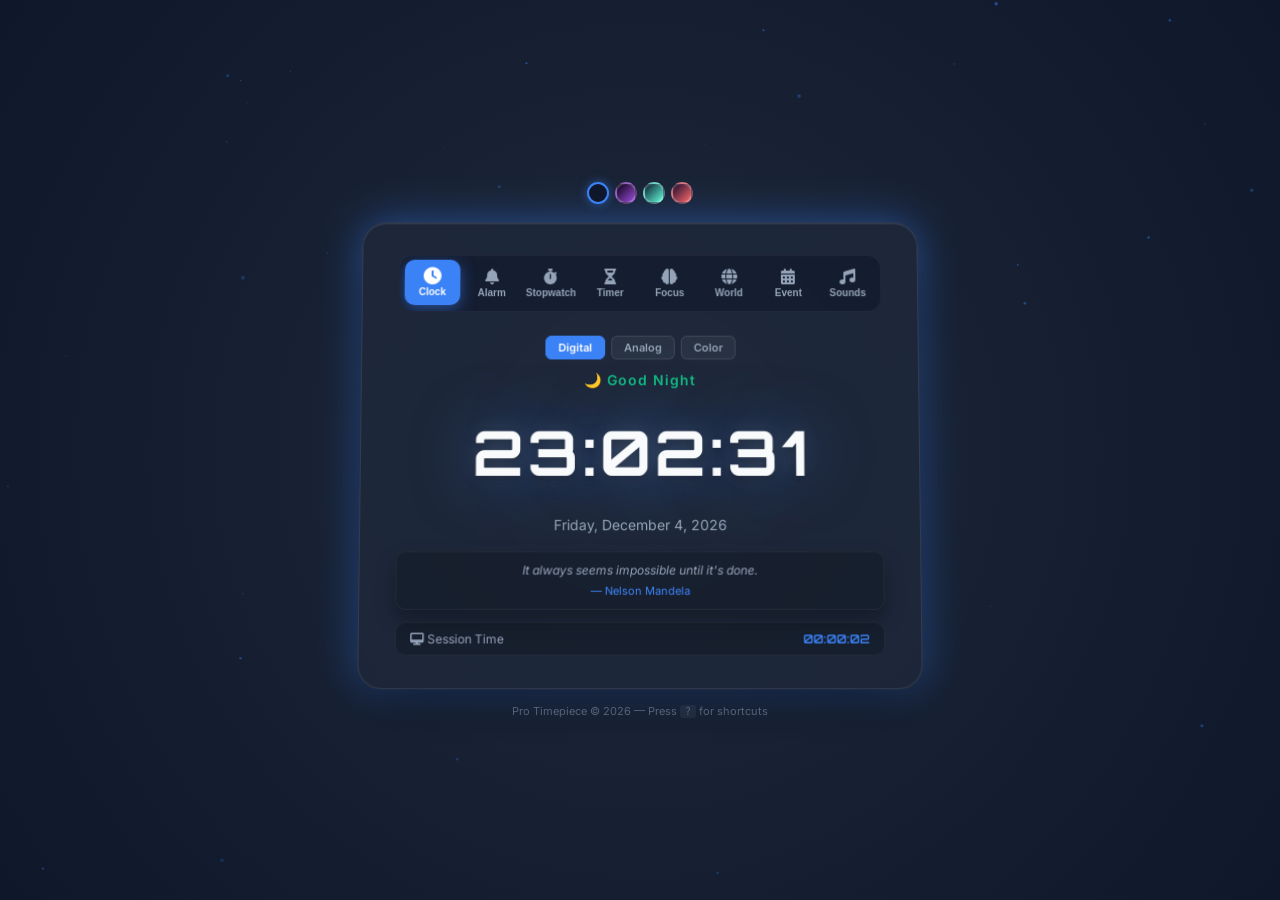
<file: index.html>
<!DOCTYPE html>
<html lang="en">

<head>
    <meta charset="UTF-8">
    <meta name="viewport" content="width=device-width, initial-scale=1.0">
    <title>Pro Timepiece — Digital Clock Suite</title>
    <meta name="description" content="Pro Timepiece: A premium digital clock with timer, world clock, themes, and more.">
    <link href="https://fonts.googleapis.com/css2?family=Inter:wght@400;600&family=Orbitron:wght@500;700&display=swap" rel="stylesheet">
    <link href="https://cdnjs.cloudflare.com/ajax/libs/font-awesome/6.5.0/css/all.min.css" rel="stylesheet">
    <style>
        :root {
            --bg-dark: #0f172a;
            --bg-card: rgba(30, 41, 59, 0.7);
            --primary: #3b82f6;
            --primary-glow: rgba(59, 130, 246, 0.5);
            --accent: #10b981;
            --danger: #ef4444;
            --text-main: #f8fafc;
            --text-muted: #94a3b8;
        }
        [data-theme="neon"] { --bg-dark:#0b0015;--bg-card:rgba(20,0,50,0.8);--primary:#00f5d4;--primary-glow:rgba(0,245,212,0.4);--accent:#f15bb5;--danger:#ff6b6b;--text-main:#e0fbfc;--text-muted:#9d4edd; }
        [data-theme="ocean"] { --bg-dark:#0a192f;--bg-card:rgba(10,25,47,0.85);--primary:#64ffda;--primary-glow:rgba(100,255,218,0.3);--accent:#f5a623;--danger:#ff6b6b;--text-main:#ccd6f6;--text-muted:#8892b0; }
        [data-theme="sunset"] { --bg-dark:#1a0a2e;--bg-card:rgba(30,15,50,0.8);--primary:#ff6b6b;--primary-glow:rgba(255,107,107,0.4);--accent:#feca57;--danger:#ff4757;--text-main:#ffecd2;--text-muted:#c9a0dc; }

        * {
            box-sizing: border-box;
            margin: 0;
            padding: 0;
            user-select: none;
        }

        body {
            background: radial-gradient(circle at center, #1e293b 0%, var(--bg-dark) 100%);
            color: var(--text-main);
            font-family: 'Inter', sans-serif;
            height: 100vh;
            display: flex;
            flex-direction: column;
            justify-content: center;
            align-items: center;
            overflow: hidden;
            transition: background .4s, color .4s;
        }
        #particle-canvas { position:fixed;top:0;left:0;width:100%;height:100%;z-index:0;pointer-events:none; }

        .container {
            background: var(--bg-card);
            backdrop-filter: blur(16px);
            -webkit-backdrop-filter: blur(16px);
            border: 1px solid rgba(255, 255, 255, 0.1);
            border-radius: 24px;
            padding: 32px 36px;
            width: 560px;
            max-width: 95vw;
            box-shadow: 0 25px 50px -12px rgba(0, 0, 0, 0.5), 0 0 40px var(--primary-glow), inset 0 1px 0 rgba(255,255,255,0.08);
            transition: all 0.4s ease;
            position: relative;
            z-index: 1;
            transform: perspective(800px) rotateX(2deg);
            transform-style: preserve-3d;
        }
        .container:hover {
            transform: perspective(800px) rotateX(0deg) translateY(-4px);
            box-shadow: 0 35px 60px -12px rgba(0, 0, 0, 0.6), 0 0 50px var(--primary-glow), inset 0 1px 0 rgba(255,255,255,0.1);
        }

        .tabs {
            display: flex;
            gap: 4px;
            background: rgba(15, 23, 42, 0.6);
            border-radius: 14px;
            padding: 5px;
            margin-bottom: 24px;
            border: 1px solid rgba(255, 255, 255, 0.05);
            overflow-x: auto;
            scrollbar-width: none;
        }
        .tabs::-webkit-scrollbar{display:none}
        .tab-btn {
            flex: 1;
            min-width: 0;
            background: transparent;
            border: none;
            color: var(--text-muted);
            padding: 8px 4px;
            border-radius: 10px;
            font-size: 10px;
            font-weight: 600;
            cursor: pointer;
            transition: all 0.25s ease;
            display: flex;
            flex-direction: column;
            align-items: center;
            gap: 3px;
            white-space: nowrap;
        }
        .tab-btn i {
            font-size: 16px;
            transition: transform 0.2s;
        }
        .tab-btn:hover {
            color: var(--text-main);
            background: rgba(255,255,255,.04);
        }
        .tab-btn:hover i { transform: scale(1.15) translateY(-1px); }
        .tab-btn.active {
            background: var(--primary);
            color: #fff;
            box-shadow: 0 4px 16px var(--primary-glow);
            transform: translateY(-1px);
        }
        .tab-btn.active i { transform: scale(1.1); }

        .display-area {
            font-family: 'Orbitron', sans-serif;
            font-size: 60px;
            text-align: center;
            font-weight: 700;
            letter-spacing: 3px;
            margin: 24px 0;
            text-shadow: 0 0 20px rgba(255, 255, 255, 0.15), 0 4px 8px rgba(0,0,0,0.3), 0 0 60px var(--primary-glow);
            font-variant-numeric: tabular-nums;
            height: 80px;
            display: flex;
            justify-content: center;
            align-items: center;
            transform: perspective(300px) translateZ(10px);
        }

        .controls {
            display: flex;
            justify-content: center;
            gap: 15px;
            margin-top: 20px;
        }

        button.action-btn {
            background: rgba(255, 255, 255, 0.05);
            border: 1px solid rgba(255, 255, 255, 0.1);
            color: var(--text-main);
            padding: 12px 24px;
            border-radius: 12px;
            font-size: 15px;
            font-weight: 600;
            cursor: pointer;
            transition: all 0.2s ease;
            font-family: inherit;
            box-shadow: 0 4px 6px rgba(0,0,0,0.2), inset 0 1px 0 rgba(255,255,255,0.06);
            position: relative;
        }
        button.action-btn:hover {
            background: rgba(255, 255, 255, 0.1);
            transform: translateY(-3px);
            box-shadow: 0 8px 16px rgba(0,0,0,0.3), inset 0 1px 0 rgba(255,255,255,0.08);
        }
        button.action-btn:active {
            transform: translateY(1px);
            box-shadow: 0 1px 3px rgba(0,0,0,0.2), inset 0 2px 4px rgba(0,0,0,0.1);
        }
        button.btn-primary {
            background: linear-gradient(135deg, var(--primary), #2563eb);
            border-color: var(--primary);
            box-shadow: 0 4px 12px var(--primary-glow), inset 0 1px 0 rgba(255,255,255,0.15);
        }
        button.btn-primary:hover {
            background: linear-gradient(135deg, #2563eb, var(--primary));
            box-shadow: 0 8px 20px var(--primary-glow), inset 0 1px 0 rgba(255,255,255,0.2);
        }
        button.btn-success {
            background: linear-gradient(135deg, var(--accent), #059669);
            border-color: var(--accent);
            box-shadow: 0 4px 12px rgba(16, 185, 129, 0.4), inset 0 1px 0 rgba(255,255,255,0.15);
        }
        button.btn-success:hover {
            background: linear-gradient(135deg, #059669, var(--accent));
        }
        button.btn-danger {
            background: linear-gradient(135deg, var(--danger), #dc2626);
            border-color: var(--danger);
            box-shadow: 0 4px 12px rgba(239, 68, 68, 0.4), inset 0 1px 0 rgba(255,255,255,0.15);
        }
        button.btn-danger:hover { background: linear-gradient(135deg, #dc2626, var(--danger)); }

        .section {
            display: none;
            animation: fadeIn 0.4s ease forwards;
        }

        .section.active {
            display: block;
        }

        @keyframes fadeIn {
            from {
                opacity: 0;
                transform: translateY(10px);
            }

            to {
                opacity: 1;
                transform: translateY(0);
            }
        }

        /* Alarm Specific */
        .alarm-inputs {
            display: flex;
            justify-content: center;
            align-items: center;
            gap: 10px;
            margin-bottom: 20px;
            font-family: 'Orbitron', sans-serif;
        }

        .alarm-inputs input {
            background: rgba(0, 0, 0, 0.3);
            border: 1px solid rgba(255, 255, 255, 0.2);
            color: var(--text-main);
            font-size: 24px;
            width: 70px;
            text-align: center;
            padding: 10px;
            border-radius: 8px;
            font-family: 'Orbitron', sans-serif;
            outline: none;
        }

        .alarm-inputs input:focus {
            border-color: var(--primary);
            box-shadow: 0 0 10px var(--primary-glow);
        }

        .alarm-status {
            text-align: center;
            font-size: 14px;
            color: var(--text-muted);
            margin-bottom: 15px;
            min-height: 20px;
        }

        /* Stopwatch Specific */
        .ms {
            font-size: 32px;
            color: var(--text-muted);
        }

        .alarm-ringing { animation: pulse-ring 1s infinite; }
        @keyframes pulse-ring { 0%{box-shadow:0 0 0 0 rgba(239,68,68,.7);border-color:var(--danger)} 70%{box-shadow:0 0 0 20px rgba(239,68,68,0)} 100%{box-shadow:0 0 0 0 rgba(239,68,68,0);border-color:rgba(255,255,255,.1)} }
        .greeting{text-align:center;font-size:14px;color:var(--accent);margin-bottom:8px;font-weight:600;letter-spacing:1px}
        .quote-box{text-align:center;font-size:12px;color:var(--text-muted);font-style:italic;margin-top:12px;padding:10px;background:rgba(0,0,0,.2);border-radius:10px;border:1px solid rgba(255,255,255,.05);line-height:1.4}
        .quote-author{color:var(--primary);font-style:normal;font-size:11px;margin-top:4px;display:block}
        .theme-bar{display:flex;gap:6px;justify-content:center;margin-bottom:16px;position:relative;z-index:2}
        .theme-dot{width:22px;height:22px;border-radius:50%;border:2px solid rgba(255,255,255,.2);cursor:pointer;transition:all .2s}
        .theme-dot:hover{transform:scale(1.2)}
        .theme-dot.active{border-color:var(--primary);box-shadow:0 0 10px var(--primary-glow)}
        .theme-dot[data-theme="dark"]{background:#0f172a}
        .theme-dot[data-theme="neon"]{background:linear-gradient(135deg,#0b0015,#9d4edd)}
        .theme-dot[data-theme="ocean"]{background:linear-gradient(135deg,#0a192f,#64ffda)}
        .theme-dot[data-theme="sunset"]{background:linear-gradient(135deg,#1a0a2e,#ff6b6b)}
        .timer-presets{display:flex;gap:8px;justify-content:center;margin:16px 0;flex-wrap:wrap}
        .preset-btn{background:rgba(255,255,255,.05);border:1px solid rgba(255,255,255,.1);color:var(--text-muted);padding:6px 14px;border-radius:8px;font-size:13px;cursor:pointer;transition:all .2s;font-family:inherit;font-weight:600}
        .preset-btn:hover{background:rgba(255,255,255,.1);color:var(--text-main)}
        .timer-progress{width:100%;height:4px;background:rgba(255,255,255,.1);border-radius:4px;margin-top:12px;overflow:hidden}
        .timer-progress-fill{height:100%;background:linear-gradient(90deg,var(--primary),var(--accent));border-radius:4px;transition:width 1s linear;width:0%}
        .lap-list{max-height:120px;overflow-y:auto;margin-top:12px}
        .lap-item{display:flex;justify-content:space-between;padding:6px 12px;font-size:13px;border-bottom:1px solid rgba(255,255,255,.05);font-family:'Orbitron',sans-serif}
        .lap-item .lap-num{color:var(--primary);font-weight:600}
        .lap-item .lap-time{color:var(--text-muted)}
        .wc-grid{display:grid;grid-template-columns:1fr 1fr;gap:8px;margin-top:16px}
        .wc-item{background:rgba(0,0,0,.2);border:1px solid rgba(255,255,255,.05);border-radius:10px;padding:10px;text-align:center}
        .wc-item .wc-city{font-size:12px;color:var(--text-muted);margin-bottom:4px}
        .wc-item .wc-time{font-family:'Orbitron',sans-serif;font-size:18px;color:var(--primary)}
        .footer-text{text-align:center;font-size:11px;color:var(--text-muted);margin-top:16px;opacity:.5;position:relative;z-index:1}
        ::-webkit-scrollbar{width:4px}
        ::-webkit-scrollbar-thumb{background:var(--primary);border-radius:4px}
        /* Analog Clock */
        .analog-wrap{width:200px;height:200px;margin:0 auto 16px}
        .analog-svg{width:100%;height:100%}
        .analog-face{fill:none;stroke:rgba(255,255,255,.1);stroke-width:2}
        .analog-tick{stroke:var(--text-muted);stroke-width:1.5;stroke-linecap:round}
        .analog-tick.major{stroke:var(--primary);stroke-width:2.5}
        .hand-hr{stroke:var(--text-main);stroke-width:3.5;stroke-linecap:round}
        .hand-min{stroke:var(--primary);stroke-width:2.5;stroke-linecap:round}
        .hand-sec{stroke:var(--accent);stroke-width:1.2;stroke-linecap:round}
        .analog-center-dot{fill:var(--primary)}
        .clock-mode-bar{display:flex;gap:6px;justify-content:center;margin-bottom:12px}
        .mode-btn{background:rgba(255,255,255,.05);border:1px solid rgba(255,255,255,.1);color:var(--text-muted);padding:4px 12px;border-radius:6px;font-size:11px;cursor:pointer;transition:all .2s;font-family:inherit;font-weight:600}
        .mode-btn.active{background:var(--primary);color:#fff;border-color:var(--primary)}
        /* Color Clock */
        .color-clock-bg{width:100%;padding:30px;border-radius:14px;text-align:center;margin-bottom:12px;transition:background .5s}
        .color-hex{font-family:'Orbitron',sans-serif;font-size:48px;font-weight:700;color:#fff;text-shadow:0 2px 20px rgba(0,0,0,.4)}
        .color-label{font-size:12px;color:rgba(255,255,255,.7);margin-top:4px}
        /* Pomodoro */
        .pomo-ring-wrap{position:relative;width:180px;height:180px;margin:0 auto}
        .pomo-ring-svg{width:100%;height:100%;transform:rotate(-90deg)}
        .pomo-track{fill:none;stroke:rgba(255,255,255,.08);stroke-width:6}
        .pomo-progress{fill:none;stroke:var(--primary);stroke-width:6;stroke-linecap:round;stroke-dasharray:502.6;stroke-dashoffset:0;transition:stroke-dashoffset 1s linear;filter:drop-shadow(0 0 6px var(--primary-glow))}
        .pomo-center{position:absolute;top:50%;left:50%;transform:translate(-50%,-50%);text-align:center}
        .pomo-time{font-family:'Orbitron',sans-serif;font-size:36px;font-weight:700;color:var(--text-main)}
        .pomo-label{font-size:12px;color:var(--accent);font-weight:600;text-transform:uppercase;letter-spacing:2px;margin-bottom:4px}
        .pomo-session-dots{display:flex;gap:6px;justify-content:center;margin:12px 0}
        .pomo-dot{width:8px;height:8px;border-radius:50%;background:rgba(255,255,255,.15)}
        .pomo-dot.done{background:var(--primary);box-shadow:0 0 6px var(--primary-glow)}
        .pomo-dot.active{background:var(--accent);animation:pomoPulse 1.5s infinite}
        @keyframes pomoPulse{0%,100%{transform:scale(1)}50%{transform:scale(1.4)}}
        /* Ambient */
        .ambient-grid{display:grid;grid-template-columns:repeat(3,1fr);gap:8px;margin:16px 0}
        .ambient-card{background:rgba(0,0,0,.2);border:1px solid rgba(255,255,255,.08);border-radius:10px;padding:12px 8px;text-align:center;cursor:pointer;transition:all .25s}
        .ambient-card:hover{border-color:var(--primary);transform:translateY(-1px)}
        .ambient-card.playing{border-color:var(--primary);background:rgba(59,130,246,.1);box-shadow:0 0 12px var(--primary-glow)}
        .ambient-card .amb-icon{font-size:20px;display:block;margin-bottom:4px}
        .ambient-card .amb-name{font-size:10px;font-weight:600;color:var(--text-muted)}
        .ambient-vol{width:80%;margin:0 auto;display:block}
        /* Screen Time */
        .screen-time-bar{display:flex;justify-content:space-between;align-items:center;padding:8px 14px;background:rgba(0,0,0,.2);border-radius:10px;border:1px solid rgba(255,255,255,.05);margin-top:12px;font-size:12px;color:var(--text-muted);transform:translateZ(15px)}
        .screen-time-bar .st-value{color:var(--primary);font-family:'Orbitron',sans-serif;font-weight:600}
        /* Elements 3D Depth */
        .section { transform-style: preserve-3d; }
        .quote-box { transform: translateZ(20px); box-shadow: 0 10px 20px rgba(0,0,0,0.3); }
        .clock-mode-bar { transform: translateZ(25px); }
        .greeting { transform: translateZ(10px); }
        .alarm-status { transform: translateZ(5px); }
        /* Date Countdown */
        .cd-card { background:rgba(0,0,0,.2); border:1px solid rgba(255,255,255,.05); border-radius:12px; padding:15px; margin-top:15px; transform:translateZ(15px); text-align:center; box-shadow:inset 0 1px 0 rgba(255,255,255,.05), 0 5px 15px rgba(0,0,0,.2); }
        .cd-title { font-size:12px; color:var(--text-muted); margin-bottom:10px; text-transform:uppercase; letter-spacing:1px; }
        .cd-grid { display:flex; justify-content:center; gap:10px; }
        .cd-item { display:flex; flex-direction:column; background:rgba(255,255,255,.03); border-radius:8px; padding:8px 12px; border:1px solid rgba(255,255,255,.05); }
        .cd-num { font-family:'Orbitron',sans-serif; font-size:24px; color:var(--accent); font-weight:700; }
        .cd-label { font-size:10px; color:var(--text-muted); text-transform:uppercase; }
        .cd-input-group { display:flex; gap:8px; margin-top:12px; justify-content:center; }
        .cd-input-group input { background:rgba(0,0,0,.3); border:1px solid rgba(255,255,255,.1); color:var(--text-main); padding:6px 10px; border-radius:6px; font-size:12px; outline:none; }
        .cd-input-group input:focus { border-color:var(--primary); }
    </style>
</head>

<body>
    <canvas id="particle-canvas"></canvas>

    <div class="theme-bar">
        <div class="theme-dot active" data-theme="dark" title="Dark"></div>
        <div class="theme-dot" data-theme="neon" title="Neon"></div>
        <div class="theme-dot" data-theme="ocean" title="Ocean"></div>
        <div class="theme-dot" data-theme="sunset" title="Sunset"></div>
    </div>

    <div class="container" id="app-container">
        <div class="tabs">
            <button class="tab-btn active" data-target="clock-section"><i class="fas fa-clock"></i> Clock</button>
            <button class="tab-btn" data-target="alarm-section"><i class="fas fa-bell"></i> Alarm</button>
            <button class="tab-btn" data-target="stopwatch-section"><i class="fas fa-stopwatch"></i> Stopwatch</button>
            <button class="tab-btn" data-target="timer-section"><i class="fas fa-hourglass-half"></i> Timer</button>
            <button class="tab-btn" data-target="pomodoro-section"><i class="fas fa-brain"></i> Focus</button>
            <button class="tab-btn" data-target="world-section"><i class="fas fa-globe"></i> World</button>
            <button class="tab-btn" data-target="countdown-section"><i class="fas fa-calendar-alt"></i> Event</button>
            <button class="tab-btn" data-target="ambient-section"><i class="fas fa-music"></i> Sounds</button>
        </div>

        <!-- Clock Section -->
        <div class="section active" id="clock-section">
            <div class="clock-mode-bar">
                <button class="mode-btn active" data-mode="digital">Digital</button>
                <button class="mode-btn" data-mode="analog">Analog</button>
                <button class="mode-btn" data-mode="color">Color</button>
            </div>
            <div id="digital-view">
                <div class="greeting" id="greeting">Good Evening</div>
                <div class="display-area" id="clock-display">00:00:00</div>
                <div class="alarm-status" id="current-date">--</div>
            </div>
            <div id="analog-view" style="display:none">
                <div class="analog-wrap">
                    <svg class="analog-svg" viewBox="0 0 200 200">
                        <circle cx="100" cy="100" r="95" class="analog-face"/>
                        <g id="analog-ticks"></g>
                        <line id="hand-hr" x1="100" y1="100" x2="100" y2="50" class="hand-hr"/>
                        <line id="hand-min" x1="100" y1="100" x2="100" y2="35" class="hand-min"/>
                        <line id="hand-sec" x1="100" y1="100" x2="100" y2="28" class="hand-sec"/>
                        <circle cx="100" cy="100" r="4" class="analog-center-dot"/>
                    </svg>
                </div>
                <div class="alarm-status" id="analog-date">--</div>
            </div>
            <div id="color-view" style="display:none">
                <div class="color-clock-bg" id="color-bg">
                    <div class="color-hex" id="color-hex">#000000</div>
                    <div class="color-label">Time as Color — #HHMMSS</div>
                </div>
            </div>
            <div class="quote-box" id="quote-box">
                <span id="quote-text">The only way to do great work is to love what you do.</span>
                <span class="quote-author" id="quote-author">— Steve Jobs</span>
            </div>
            <div class="screen-time-bar">
                <span><i class="fas fa-desktop"></i> Session Time</span>
                <span class="st-value" id="screen-time">00:00:00</span>
            </div>
        </div>

        <!-- Alarm Section -->
        <div class="section" id="alarm-section">
            <div class="display-area" id="alarm-clock-display">00:00:00</div>

            <div class="alarm-inputs" id="alarm-setter">
                <input type="number" id="alarm-h" min="0" max="23" placeholder="HH" value="00">
                <span>:</span>
                <input type="number" id="alarm-m" min="0" max="59" placeholder="MM" value="00">
            </div>

            <div class="alarm-status" id="alarm-status-text">No alarm set</div>

            <div class="controls">
                <button class="action-btn btn-primary" id="btn-set-alarm">Set Alarm</button>
                <button class="action-btn" id="btn-clear-alarm" style="display:none;">Clear</button>
                <button class="action-btn btn-danger" id="btn-stop-alarm" style="display:none;">Stop Sound</button>
            </div>
        </div>

        <!-- Stopwatch Section -->
        <div class="section" id="stopwatch-section">
            <div class="display-area">
                <span id="sw-mins">00</span>:<span id="sw-secs">00</span>.<span class="ms" id="sw-ms">00</span>
            </div>
            <div class="controls">
                <button class="action-btn btn-success" id="btn-start-sw">Start</button>
                <button class="action-btn btn-danger" id="btn-stop-sw" style="display:none;">Stop</button>
                <button class="action-btn" id="btn-reset-sw">Reset</button>
                <button class="action-btn" id="btn-lap-sw">Lap</button>
            </div>
            <div class="lap-list" id="lap-list"></div>
        </div>

        <!-- Timer Section -->
        <div class="section" id="timer-section">
            <div class="display-area" id="timer-display">00:00</div>
            <div class="timer-progress"><div class="timer-progress-fill" id="timer-progress"></div></div>
            <div class="timer-presets">
                <button class="preset-btn" data-secs="60">1m</button>
                <button class="preset-btn" data-secs="180">3m</button>
                <button class="preset-btn" data-secs="300">5m</button>
                <button class="preset-btn" data-secs="600">10m</button>
                <button class="preset-btn" data-secs="900">15m</button>
                <button class="preset-btn" data-secs="1800">30m</button>
            </div>
            <div class="controls">
                <button class="action-btn btn-primary" id="btn-start-timer">Start</button>
                <button class="action-btn btn-danger" id="btn-reset-timer">Reset</button>
            </div>
        </div>

        <!-- World Clock Section -->
        <div class="section" id="world-section">
            <div class="display-area" style="font-size:36px" id="world-local">00:00:00</div>
            <div class="alarm-status">Your Local Time</div>
            <div class="wc-grid" id="wc-grid"></div>
        </div>

        <!-- Pomodoro Section -->
        <div class="section" id="pomodoro-section">
            <div class="pomo-ring-wrap">
                <svg class="pomo-ring-svg" viewBox="0 0 200 200">
                    <circle cx="100" cy="100" r="80" class="pomo-track"/>
                    <circle cx="100" cy="100" r="80" class="pomo-progress" id="pomo-ring"/>
                </svg>
                <div class="pomo-center">
                    <div class="pomo-label" id="pomo-label">Focus</div>
                    <div class="pomo-time" id="pomo-display">25:00</div>
                </div>
            </div>
            <div class="pomo-session-dots" id="pomo-dots"></div>
            <div class="controls">
                <button class="action-btn btn-primary" id="btn-pomo-start">Start</button>
                <button class="action-btn btn-danger" id="btn-pomo-reset">Reset</button>
            </div>
        </div>

        <!-- Ambient Sounds Section -->
        <div class="section" id="ambient-section">
            <div class="alarm-status" style="text-align:center;margin-bottom:8px">Ambient Sound Mixer</div>
            <div class="ambient-grid" id="ambient-grid"></div>
            <div style="text-align:center;margin-top:8px">
                <label style="font-size:12px;color:var(--text-muted)">Master Volume</label>
                <input type="range" class="ambient-vol" id="master-vol" min="0" max="100" value="50">
            </div>
        </div>

        <!-- Date Countdown Section -->
        <div class="section" id="countdown-section">
            <div class="alarm-status">Event Countdown</div>
            <div class="cd-card">
                <div class="cd-title" id="cd-title-display">New Year</div>
                <div class="cd-grid">
                    <div class="cd-item"><span class="cd-num" id="cd-d">00</span><span class="cd-label">Days</span></div>
                    <div class="cd-item"><span class="cd-num" id="cd-h">00</span><span class="cd-label">Hours</span></div>
                    <div class="cd-item"><span class="cd-num" id="cd-m">00</span><span class="cd-label">Mins</span></div>
                    <div class="cd-item"><span class="cd-num" id="cd-s">00</span><span class="cd-label">Secs</span></div>
                </div>
            </div>
            <div class="cd-input-group">
                <input type="text" id="cd-name-input" placeholder="Event Name">
                <input type="date" id="cd-date-input">
            </div>
            <div class="controls">
                <button class="action-btn btn-primary" id="btn-set-cd">Set Countdown</button>
            </div>
        </div>
    </div>
    <div class="footer-text">Pro Timepiece &copy; 2026 — Press <kbd style="background:rgba(255,255,255,.1);padding:1px 5px;border-radius:3px;font-size:10px">?</kbd> for shortcuts</div>

    <script>
        // Tab Navigation
        const tabBtns = document.querySelectorAll('.tab-btn');
        const sections = document.querySelectorAll('.section');

        tabBtns.forEach(btn => {
            btn.addEventListener('click', () => {
                tabBtns.forEach(b => b.classList.remove('active'));
                sections.forEach(s => s.classList.remove('active'));

                btn.classList.add('active');
                document.getElementById(btn.dataset.target).classList.add('active');
            });
        });

        // Add 0 prefix
        const pad = (num) => String(num).padStart(2, '0');

        // Clock Logic
        const clockDisplay = document.getElementById('clock-display');
        const alarmClockDisplay = document.getElementById('alarm-clock-display');
        const currentDate = document.getElementById('current-date');

        let isAlarmSet = false;
        let alarmTime = ""; // Format HH:MM
        let expectedAlarmTimeSecs = ""; // HH:MM:00 for strict equality just in case
        let isAlarmRinging = false;
        let alarmAudio = new Audio('https://assets.mixkit.co/active_storage/sfx/2869/2869-preview.mp3');
        alarmAudio.loop = true;

        const container = document.getElementById('app-container');

        function updateClock() {
            const now = new Date();
            const h = pad(now.getHours());
            const m = pad(now.getMinutes());
            const s = pad(now.getSeconds());
            const timeStr = `${h}:${m}:${s}`;

            clockDisplay.textContent = timeStr;
            alarmClockDisplay.textContent = timeStr;

            const options = { weekday: 'long', year: 'numeric', month: 'long', day: 'numeric' };
            currentDate.textContent = now.toLocaleDateString(undefined, options);

            // Check Alarm
            if (isAlarmSet && !isAlarmRinging) {
                const currentHm = `${h}:${m}`;
                // Check if current hour and minute matches
                if (currentHm === alarmTime && s === "00") {
                    triggerAlarm();
                }
            }
        }
        setInterval(updateClock, 1000);
        updateClock();

        // Alarm Logic
        const btnSetAlarm = document.getElementById('btn-set-alarm');
        const btnClearAlarm = document.getElementById('btn-clear-alarm');
        const btnStopAlarm = document.getElementById('btn-stop-alarm');
        const inputH = document.getElementById('alarm-h');
        const inputM = document.getElementById('alarm-m');
        const statusText = document.getElementById('alarm-status-text');
        const alarmSetter = document.getElementById('alarm-setter');

        inputH.addEventListener('change', () => { if (inputH.value < 0) inputH.value = 0; if (inputH.value > 23) inputH.value = 23; inputH.value = pad(inputH.value); });
        inputM.addEventListener('change', () => { if (inputM.value < 0) inputM.value = 0; if (inputM.value > 59) inputM.value = 59; inputM.value = pad(inputM.value); });

        btnSetAlarm.addEventListener('click', () => {
            const h = pad(inputH.value || "0");
            const m = pad(inputM.value || "0");
            alarmTime = `${h}:${m}`;
            isAlarmSet = true;
            statusText.textContent = `Alarm set for ${alarmTime}`;
            statusText.style.color = 'var(--accent)';

            btnSetAlarm.style.display = 'none';
            btnClearAlarm.style.display = 'inline-block';
            alarmSetter.style.display = 'none';
        });

        btnClearAlarm.addEventListener('click', () => {
            isAlarmSet = false;
            statusText.textContent = `No alarm set`;
            statusText.style.color = 'var(--text-muted)';

            btnSetAlarm.style.display = 'inline-block';
            btnClearAlarm.style.display = 'none';
            alarmSetter.style.display = 'flex';
        });

        function triggerAlarm() {
            isAlarmRinging = true;
            container.classList.add('alarm-ringing');
            alarmAudio.play().catch(e => console.log("Audio play blocked by browser:", e));

            statusText.textContent = `ALARM RINGING!`;
            statusText.style.color = 'var(--danger)';

            btnClearAlarm.style.display = 'none';
            btnStopAlarm.style.display = 'inline-block';

            // Auto switch to alarm tab
            tabBtns[1].click();
        }

        btnStopAlarm.addEventListener('click', () => {
            isAlarmRinging = false;
            isAlarmSet = false;
            container.classList.remove('alarm-ringing');
            alarmAudio.pause();
            alarmAudio.currentTime = 0;

            statusText.textContent = `No alarm set`;
            statusText.style.color = 'var(--text-muted)';

            btnStopAlarm.style.display = 'none';
            btnSetAlarm.style.display = 'inline-block';
            alarmSetter.style.display = 'flex';
        });

        // Stopwatch Logic
        let swInterval;
        let swStartTime;
        let swElapsedTime = 0;
        let isSwRunning = false;

        const swMins = document.getElementById('sw-mins');
        const swSecs = document.getElementById('sw-secs');
        const swMsDisplay = document.getElementById('sw-ms');

        const btnStartSw = document.getElementById('btn-start-sw');
        const btnStopSw = document.getElementById('btn-stop-sw');
        const btnResetSw = document.getElementById('btn-reset-sw');

        function updateStopwatch() {
            const now = Date.now();
            const diff = swElapsedTime + (isSwRunning ? (now - swStartTime) : 0);

            let m = Math.floor(diff / 60000);
            let s = Math.floor((diff % 60000) / 1000);
            let ms = Math.floor((diff % 1000) / 10);

            swMins.textContent = pad(m);
            swSecs.textContent = pad(s);
            swMsDisplay.textContent = pad(ms);
        }

        btnStartSw.addEventListener('click', () => {
            if (!isSwRunning) {
                isSwRunning = true;
                swStartTime = Date.now();
                swInterval = setInterval(updateStopwatch, 10);

                btnStartSw.style.display = 'none';
                btnStopSw.style.display = 'inline-block';
            }
        });

        btnStopSw.addEventListener('click', () => {
            if (isSwRunning) {
                isSwRunning = false;
                clearInterval(swInterval);
                swElapsedTime += (Date.now() - swStartTime);

                btnStartSw.style.display = 'inline-block';
                btnStopSw.style.display = 'none';
                btnStartSw.textContent = 'Resume';
            }
        });

        btnResetSw.addEventListener('click', () => {
            isSwRunning = false;
            clearInterval(swInterval);
            swElapsedTime = 0;
            updateStopwatch();
            btnStartSw.style.display = 'inline-block';
            btnStartSw.textContent = 'Start';
            btnStopSw.style.display = 'none';
            document.getElementById('lap-list').innerHTML = '';
            lapCount = 0;
        });

        // Lap System
        let lapCount = 0;
        document.getElementById('btn-lap-sw').addEventListener('click', () => {
            if (!isSwRunning) return;
            lapCount++;
            const diff = swElapsedTime + (Date.now() - swStartTime);
            const m = Math.floor(diff / 60000);
            const s = Math.floor((diff % 60000) / 1000);
            const ms = Math.floor((diff % 1000) / 10);
            const lapList = document.getElementById('lap-list');
            const item = document.createElement('div');
            item.className = 'lap-item';
            item.innerHTML = `<span class="lap-num">Lap ${lapCount}</span><span class="lap-time">${pad(m)}:${pad(s)}.${pad(ms)}</span>`;
            lapList.prepend(item);
        });

        // Timer Logic
        let timerInterval = null;
        let timerRemain = 0;
        let timerTotal = 0;
        const timerDisplay = document.getElementById('timer-display');
        const timerProgress = document.getElementById('timer-progress');
        const btnStartTimer = document.getElementById('btn-start-timer');
        const btnResetTimer = document.getElementById('btn-reset-timer');

        function formatTimer(s) {
            const m = Math.floor(s / 60);
            return `${pad(m)}:${pad(s % 60)}`;
        }

        document.querySelectorAll('.preset-btn').forEach(btn => {
            btn.addEventListener('click', () => {
                timerRemain = parseInt(btn.dataset.secs);
                timerTotal = timerRemain;
                timerDisplay.textContent = formatTimer(timerRemain);
                timerProgress.style.width = '100%';
            });
        });

        btnStartTimer.addEventListener('click', () => {
            if (timerInterval) {
                clearInterval(timerInterval);
                timerInterval = null;
                btnStartTimer.textContent = 'Resume';
                return;
            }
            if (timerRemain <= 0) { timerRemain = 300; timerTotal = 300; }
            btnStartTimer.textContent = 'Pause';
            timerInterval = setInterval(() => {
                timerRemain--;
                timerDisplay.textContent = formatTimer(timerRemain);
                timerProgress.style.width = ((timerRemain / timerTotal) * 100) + '%';
                if (timerRemain <= 0) {
                    clearInterval(timerInterval);
                    timerInterval = null;
                    btnStartTimer.textContent = 'Start';
                    timerProgress.style.width = '0%';
                    new Audio('https://assets.mixkit.co/active_storage/sfx/2869/2869-preview.mp3').play().catch(()=>{});
                    timerDisplay.textContent = 'DONE!';
                    timerDisplay.style.color = 'var(--accent)';
                    setTimeout(() => { timerDisplay.style.color = ''; }, 3000);
                }
            }, 1000);
        });

        btnResetTimer.addEventListener('click', () => {
            clearInterval(timerInterval);
            timerInterval = null;
            timerRemain = 0;
            timerTotal = 0;
            timerDisplay.textContent = '00:00';
            timerProgress.style.width = '0%';
            btnStartTimer.textContent = 'Start';
        });

        // World Clock
        const worldCities = [
            { name: '🇺🇸 New York', tz: 'America/New_York' },
            { name: '🇬🇧 London', tz: 'Europe/London' },
            { name: '🇮🇳 Mumbai', tz: 'Asia/Kolkata' },
            { name: '🇯🇵 Tokyo', tz: 'Asia/Tokyo' },
            { name: '🇦🇺 Sydney', tz: 'Australia/Sydney' },
            { name: '🇦🇪 Dubai', tz: 'Asia/Dubai' }
        ];

        function updateWorldClock() {
            const now = new Date();
            document.getElementById('world-local').textContent = now.toLocaleTimeString();
            const grid = document.getElementById('wc-grid');
            grid.innerHTML = '';
            worldCities.forEach(c => {
                const div = document.createElement('div');
                div.className = 'wc-item';
                const t = now.toLocaleTimeString('en-US', { timeZone: c.tz, hour: '2-digit', minute: '2-digit', hour12: true });
                div.innerHTML = `<div class="wc-city">${c.name}</div><div class="wc-time">${t}</div>`;
                grid.appendChild(div);
            });
        }
        setInterval(updateWorldClock, 1000);
        updateWorldClock();

        // Greeting
        function updateGreeting() {
            const h = new Date().getHours();
            const el = document.getElementById('greeting');
            el.textContent = h < 5 ? '🌙 Good Night' : h < 12 ? '☀️ Good Morning' : h < 17 ? '🌤️ Good Afternoon' : h < 21 ? '🌅 Good Evening' : '🌙 Good Night';
        }
        setInterval(updateGreeting, 60000);
        updateGreeting();

        // Quotes
        const quotes = [
            { t: "The only way to do great work is to love what you do.", a: "Steve Jobs" },
            { t: "Time you enjoy wasting is not wasted time.", a: "Marthe Troly-Curtin" },
            { t: "The secret of getting ahead is getting started.", a: "Mark Twain" },
            { t: "Lost time is never found again.", a: "Benjamin Franklin" },
            { t: "Don't count the days, make the days count.", a: "Muhammad Ali" },
            { t: "Focus on being productive instead of busy.", a: "Tim Ferriss" },
            { t: "Believe you can and you're halfway there.", a: "Theodore Roosevelt" },
            { t: "It always seems impossible until it's done.", a: "Nelson Mandela" },
            { t: "The bad news is time flies. The good news is you're the pilot.", a: "Michael Altshuler" },
            { t: "Discipline is choosing between what you want now and what you want most.", a: "Abraham Lincoln" }
        ];
        function setQuote() {
            const q = quotes[Math.floor(Math.random() * quotes.length)];
            document.getElementById('quote-text').textContent = q.t;
            document.getElementById('quote-author').textContent = '— ' + q.a;
        }
        setQuote();
        setInterval(setQuote, 20000);

        // Theme Switcher
        document.querySelectorAll('.theme-dot').forEach(dot => {
            dot.addEventListener('click', () => {
                document.querySelectorAll('.theme-dot').forEach(d => d.classList.remove('active'));
                dot.classList.add('active');
                const theme = dot.dataset.theme;
                if (theme === 'dark') document.documentElement.removeAttribute('data-theme');
                else document.documentElement.setAttribute('data-theme', theme);
                localStorage.setItem('pt_theme', theme);
            });
        });
        // Load saved theme
        const savedTheme = localStorage.getItem('pt_theme');
        if (savedTheme && savedTheme !== 'dark') {
            document.documentElement.setAttribute('data-theme', savedTheme);
            document.querySelectorAll('.theme-dot').forEach(d => {
                d.classList.toggle('active', d.dataset.theme === savedTheme);
            });
        }

        // Particles
        (function initParticles() {
            const canvas = document.getElementById('particle-canvas');
            const ctx = canvas.getContext('2d');
            let particles = [];
            function resize() { canvas.width = innerWidth; canvas.height = innerHeight; }
            resize();
            window.addEventListener('resize', resize);
            for (let i = 0; i < 40; i++) {
                particles.push({
                    x: Math.random() * innerWidth, y: Math.random() * innerHeight,
                    r: Math.random() * 1.5 + 0.5, dx: (Math.random() - 0.5) * 0.3,
                    dy: (Math.random() - 0.5) * 0.3, o: Math.random() * 0.4 + 0.1
                });
            }
            function draw() {
                ctx.clearRect(0, 0, canvas.width, canvas.height);
                const cs = getComputedStyle(document.documentElement);
                const col = cs.getPropertyValue('--primary').trim() || '#3b82f6';
                particles.forEach(p => {
                    ctx.beginPath();
                    ctx.arc(p.x, p.y, p.r, 0, Math.PI * 2);
                    ctx.fillStyle = col;
                    ctx.globalAlpha = p.o;
                    ctx.fill();
                    p.x += p.dx; p.y += p.dy;
                    if (p.x < 0 || p.x > canvas.width) p.dx *= -1;
                    if (p.y < 0 || p.y > canvas.height) p.dy *= -1;
                });
                ctx.globalAlpha = 1;
                requestAnimationFrame(draw);
            }
            draw();
        })();

        // === CLOCK MODE SWITCHER ===
        document.querySelectorAll('.mode-btn').forEach(btn => {
            btn.addEventListener('click', () => {
                document.querySelectorAll('.mode-btn').forEach(b => b.classList.remove('active'));
                btn.classList.add('active');
                document.getElementById('digital-view').style.display = btn.dataset.mode === 'digital' ? '' : 'none';
                document.getElementById('analog-view').style.display = btn.dataset.mode === 'analog' ? '' : 'none';
                document.getElementById('color-view').style.display = btn.dataset.mode === 'color' ? '' : 'none';
            });
        });

        // === ANALOG CLOCK ===
        (function initAnalog() {
            const ticks = document.getElementById('analog-ticks');
            for (let i = 0; i < 60; i++) {
                const angle = (i * 6) * Math.PI / 180;
                const isMajor = i % 5 === 0;
                const r1 = isMajor ? 82 : 87;
                const r2 = 93;
                const line = document.createElementNS('http://www.w3.org/2000/svg', 'line');
                line.setAttribute('x1', 100 + r1 * Math.sin(angle));
                line.setAttribute('y1', 100 - r1 * Math.cos(angle));
                line.setAttribute('x2', 100 + r2 * Math.sin(angle));
                line.setAttribute('y2', 100 - r2 * Math.cos(angle));
                line.setAttribute('class', 'analog-tick' + (isMajor ? ' major' : ''));
                ticks.appendChild(line);
            }
        })();

        function updateAnalog() {
            const now = new Date();
            const h = now.getHours() % 12, m = now.getMinutes(), s = now.getSeconds();
            const hAngle = (h * 30) + (m * 0.5);
            const mAngle = m * 6;
            const sAngle = s * 6;
            function setHand(id, angle, len) {
                const rad = angle * Math.PI / 180;
                const el = document.getElementById(id);
                el.setAttribute('x2', 100 + len * Math.sin(rad));
                el.setAttribute('y2', 100 - len * Math.cos(rad));
            }
            setHand('hand-hr', hAngle, 45);
            setHand('hand-min', mAngle, 60);
            setHand('hand-sec', sAngle, 68);
            document.getElementById('analog-date').textContent = now.toLocaleDateString(undefined, { weekday: 'long', month: 'long', day: 'numeric' });
        }
        setInterval(updateAnalog, 1000);
        updateAnalog();

        // === COLOR CLOCK ===
        function updateColorClock() {
            const now = new Date();
            const hex = '#' + pad(now.getHours()) + pad(now.getMinutes()) + pad(now.getSeconds());
            document.getElementById('color-hex').textContent = hex;
            document.getElementById('color-bg').style.background = hex;
        }
        setInterval(updateColorClock, 1000);
        updateColorClock();

        // === SCREEN TIME ===
        const sessionStart = Date.now();
        setInterval(() => {
            const diff = Date.now() - sessionStart;
            const h = Math.floor(diff / 3600000);
            const m = Math.floor((diff % 3600000) / 60000);
            const s = Math.floor((diff % 60000) / 1000);
            document.getElementById('screen-time').textContent = `${pad(h)}:${pad(m)}:${pad(s)}`;
        }, 1000);

        // === POMODORO FOCUS ===
        let pomoInterval = null;
        let pomoRemain = 25 * 60;
        let pomoTotal = 25 * 60;
        let isFocus = true;
        let pomoSessions = 0;
        const pomoDisplay = document.getElementById('pomo-display');
        const pomoLabel = document.getElementById('pomo-label');
        const pomoRing = document.getElementById('pomo-ring');
        const pomoDots = document.getElementById('pomo-dots');

        function renderPomoDots() {
            pomoDots.innerHTML = '';
            for (let i = 0; i < 4; i++) {
                const dot = document.createElement('div');
                dot.className = 'pomo-dot' + (i < pomoSessions ? ' done' : '') + (i === pomoSessions ? ' active' : '');
                pomoDots.appendChild(dot);
            }
        }
        renderPomoDots();

        document.getElementById('btn-pomo-start').addEventListener('click', () => {
            if (pomoInterval) {
                clearInterval(pomoInterval);
                pomoInterval = null;
                document.getElementById('btn-pomo-start').textContent = 'Resume';
                return;
            }
            document.getElementById('btn-pomo-start').textContent = 'Pause';
            pomoInterval = setInterval(() => {
                pomoRemain--;
                const m = Math.floor(pomoRemain / 60);
                const s = pomoRemain % 60;
                pomoDisplay.textContent = `${pad(m)}:${pad(s)}`;
                const pct = 1 - (pomoRemain / pomoTotal);
                pomoRing.style.strokeDashoffset = 502.6 * (1 - pct);
                if (pomoRemain <= 0) {
                    clearInterval(pomoInterval);
                    pomoInterval = null;
                    new Audio('https://assets.mixkit.co/active_storage/sfx/2869/2869-preview.mp3').play().catch(() => {});
                    if (isFocus) {
                        pomoSessions++;
                        isFocus = false;
                        pomoRemain = 5 * 60;
                        pomoTotal = 5 * 60;
                        pomoLabel.textContent = 'Break';
                        pomoLabel.style.color = 'var(--danger)';
                    } else {
                        isFocus = true;
                        pomoRemain = 25 * 60;
                        pomoTotal = 25 * 60;
                        pomoLabel.textContent = 'Focus';
                        pomoLabel.style.color = 'var(--accent)';
                    }
                    renderPomoDots();
                    pomoDisplay.textContent = `${pad(Math.floor(pomoRemain / 60))}:${pad(pomoRemain % 60)}`;
                    pomoRing.style.strokeDashoffset = 0;
                    document.getElementById('btn-pomo-start').textContent = 'Start';
                }
            }, 1000);
        });

        document.getElementById('btn-pomo-reset').addEventListener('click', () => {
            clearInterval(pomoInterval);
            pomoInterval = null;
            isFocus = true;
            pomoRemain = 25 * 60;
            pomoTotal = 25 * 60;
            pomoDisplay.textContent = '25:00';
            pomoLabel.textContent = 'Focus';
            pomoLabel.style.color = 'var(--accent)';
            pomoRing.style.strokeDashoffset = 0;
            document.getElementById('btn-pomo-start').textContent = 'Start';
        });

        // === AMBIENT SOUNDS (Web Audio API) ===
        (function initAmbient() {
            const grid = document.getElementById('ambient-grid');
            const sounds = [
                { name: 'Rain', icon: '🌧️', freq: 800, type: 'lowpass' },
                { name: 'Ocean', icon: '🌊', freq: 400, type: 'lowpass' },
                { name: 'Wind', icon: '💨', freq: 300, type: 'bandpass' },
                { name: 'Fire', icon: '🔥', freq: 600, type: 'lowpass' },
                { name: 'Birds', icon: '🐦', freq: 2000, type: 'highpass' },
                { name: 'Night', icon: '🦗', freq: 500, type: 'bandpass' }
            ];
            const audioCtx = new (window.AudioContext || window.webkitAudioContext)();
            const activeSounds = {};

            sounds.forEach(s => {
                const card = document.createElement('div');
                card.className = 'ambient-card';
                card.innerHTML = `<span class="amb-icon">${s.icon}</span><span class="amb-name">${s.name}</span>`;
                card.addEventListener('click', () => {
                    audioCtx.resume();
                    if (activeSounds[s.name]) {
                        activeSounds[s.name].src.stop();
                        delete activeSounds[s.name];
                        card.classList.remove('playing');
                    } else {
                        const bufSize = 2 * audioCtx.sampleRate;
                        const buf = audioCtx.createBuffer(1, bufSize, audioCtx.sampleRate);
                        const data = buf.getChannelData(0);
                        for (let i = 0; i < bufSize; i++) data[i] = Math.random() * 2 - 1;
                        const src = audioCtx.createBufferSource();
                        src.buffer = buf;
                        src.loop = true;
                        const gain = audioCtx.createGain();
                        gain.gain.value = (document.getElementById('master-vol').value / 100) * 0.2;
                        const filter = audioCtx.createBiquadFilter();
                        filter.type = s.type;
                        filter.frequency.value = s.freq;
                        src.connect(filter);
                        filter.connect(gain);
                        gain.connect(audioCtx.destination);
                        src.start();
                        activeSounds[s.name] = { src, gain };
                        card.classList.add('playing');
                    }
                });
                grid.appendChild(card);
            });

            document.getElementById('master-vol').addEventListener('input', (e) => {
                const v = (e.target.value / 100) * 0.2;
                Object.values(activeSounds).forEach(s => s.gain.gain.value = v);
            });
        })();

        // === DATE COUNTDOWN ===
        let cdInterval;
        const cdTitleDisplay = document.getElementById('cd-title-display');
        const cdDateInput = document.getElementById('cd-date-input');
        const cdNameInput = document.getElementById('cd-name-input');
        
        function updateCountdown() {
            const targetStr = localStorage.getItem('pt_cd_target');
            const targetName = localStorage.getItem('pt_cd_name') || 'New Year';
            cdTitleDisplay.textContent = targetName;
            
            let targetDate = targetStr ? new Date(targetStr) : new Date(new Date().getFullYear() + 1, 0, 1);
            const diff = targetDate - new Date();
            
            if (diff <= 0) {
                document.getElementById('cd-d').textContent = '00';
                document.getElementById('cd-h').textContent = '00';
                document.getElementById('cd-m').textContent = '00';
                document.getElementById('cd-s').textContent = '00';
                return;
            }
            
            const d = Math.floor(diff / (1000 * 60 * 60 * 24));
            const h = Math.floor((diff / (1000 * 60 * 60)) % 24);
            const m = Math.floor((diff / 1000 / 60) % 60);
            const s = Math.floor((diff / 1000) % 60);
            
            document.getElementById('cd-d').textContent = pad(d);
            document.getElementById('cd-h').textContent = pad(h);
            document.getElementById('cd-m').textContent = pad(m);
            document.getElementById('cd-s').textContent = pad(s);
        }
        
        document.getElementById('btn-set-cd').addEventListener('click', () => {
            if (cdDateInput.value) {
                localStorage.setItem('pt_cd_target', cdDateInput.value);
                localStorage.setItem('pt_cd_name', cdNameInput.value || 'Event');
                updateCountdown();
            }
        });
        
        cdInterval = setInterval(updateCountdown, 1000);
        updateCountdown();

        // === KEYBOARD SHORTCUTS (updated) ===
        document.addEventListener('keydown', (e) => {
            if (e.target.tagName === 'INPUT') return;
            const btns = document.querySelectorAll('.tab-btn');
            if (e.key >= '1' && e.key <= '8') {
                e.preventDefault();
                if (btns[parseInt(e.key) - 1]) btns[parseInt(e.key) - 1].click();
            }
            if (e.key === ' ') {
                e.preventDefault();
                const active = document.querySelector('.section.active');
                if (active?.id === 'stopwatch-section') { if (isSwRunning) btnStopSw.click(); else btnStartSw.click(); }
                else if (active?.id === 'timer-section') btnStartTimer.click();
                else if (active?.id === 'pomodoro-section') document.getElementById('btn-pomo-start').click();
            }
            if (e.key === 'r' || e.key === 'R') {
                const active = document.querySelector('.section.active');
                if (active?.id === 'stopwatch-section') btnResetSw.click();
                else if (active?.id === 'timer-section') btnResetTimer.click();
                else if (active?.id === 'pomodoro-section') document.getElementById('btn-pomo-reset').click();
            }
            if (e.key === 'l' || e.key === 'L') document.getElementById('btn-lap-sw').click();
        });

    </script>
</body>

</html>
</file>
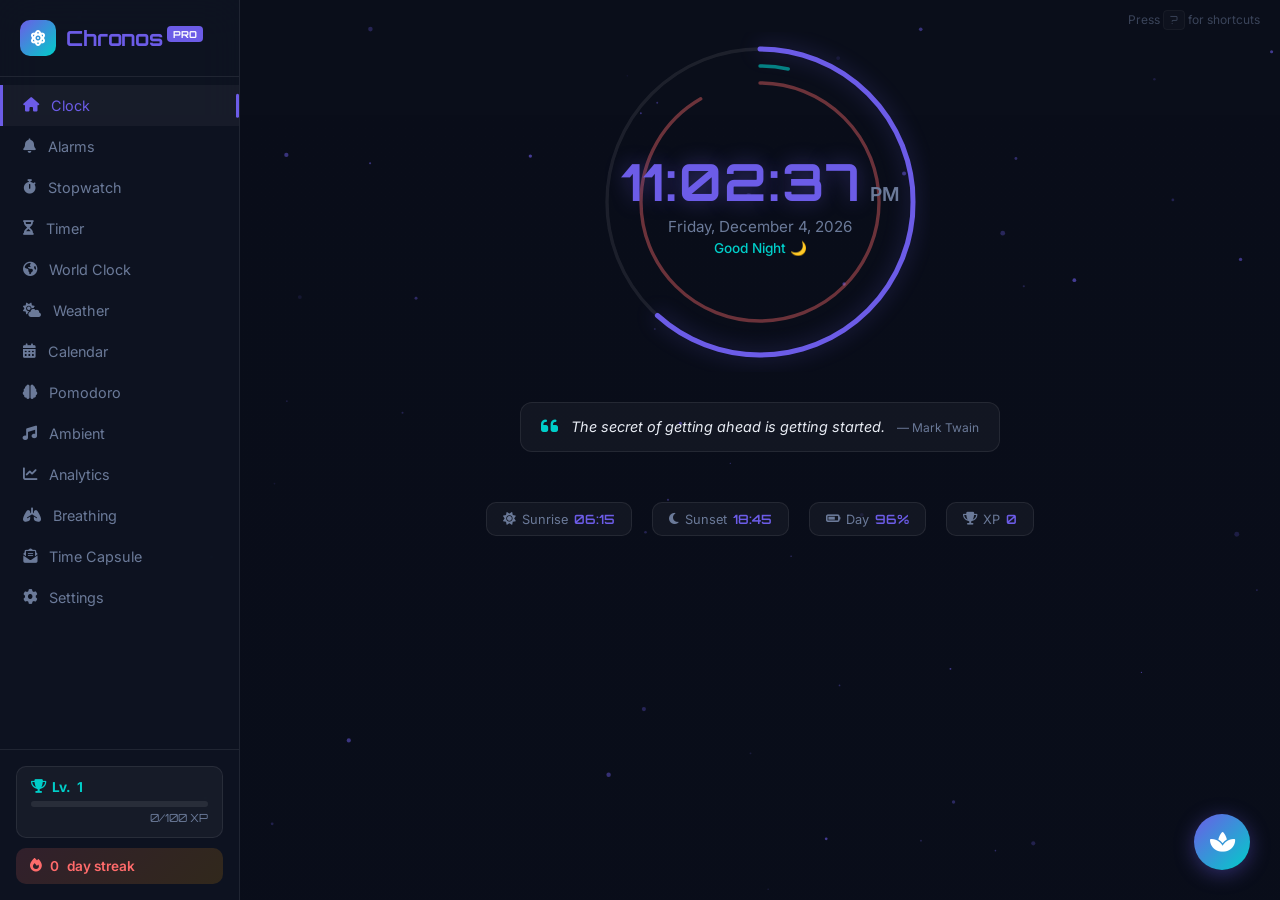
<file: app.html>
<!DOCTYPE html>
<html lang="en" data-theme="dark">
<head>
    <meta charset="UTF-8">
    <meta name="viewport" content="width=device-width, initial-scale=1.0">
    <title>Chronos Pro — Ultimate Time Management Suite</title>
    <meta name="description" content="Chronos Pro: A premium digital clock with world timezones, focus analytics, ambient sounds, habit tracking, and smart alarms.">
    <link rel="stylesheet" href="app.css">
    <link href="https://cdnjs.cloudflare.com/ajax/libs/font-awesome/6.5.0/css/all.min.css" rel="stylesheet">
    <link href="https://fonts.googleapis.com/css2?family=Orbitron:wght@400;500;700;900&family=Inter:wght@300;400;500;600;700&family=JetBrains+Mono:wght@400;500&display=swap" rel="stylesheet">
</head>
<body>
    <!-- Particle Canvas Background -->
    <canvas id="particle-canvas"></canvas>

    <!-- Dynamic Sky Gradient Overlay -->
    <div id="sky-overlay"></div>

    <div id="app" class="app-container">
        <!-- Sidebar Navigation -->
        <nav class="sidebar" id="sidebar">
            <div class="logo">
                <div class="logo-icon-wrap">
                    <i class="fas fa-atom"></i>
                </div>
                <span>Chronos<span class="logo-pro">PRO</span></span>
            </div>
            <ul class="nav-links">
                <li data-tab="clock" class="active"><i class="fas fa-home"></i> <span>Clock</span></li>
                <li data-tab="alarm"><i class="fas fa-bell"></i> <span>Alarms</span></li>
                <li data-tab="stopwatch"><i class="fas fa-stopwatch"></i> <span>Stopwatch</span></li>
                <li data-tab="timer"><i class="fas fa-hourglass-half"></i> <span>Timer</span></li>
                <li data-tab="worldclock"><i class="fas fa-globe-americas"></i> <span>World Clock</span></li>
                <li data-tab="weather"><i class="fas fa-cloud-sun"></i> <span>Weather</span></li>
                <li data-tab="calendar"><i class="fas fa-calendar-alt"></i> <span>Calendar</span></li>
                <li data-tab="pomodoro"><i class="fas fa-brain"></i> <span>Pomodoro</span></li>
                <li data-tab="ambient"><i class="fas fa-music"></i> <span>Ambient</span></li>
                <li data-tab="analytics"><i class="fas fa-chart-line"></i> <span>Analytics</span></li>
                <li data-tab="breathing"><i class="fas fa-lungs"></i> <span>Breathing</span></li>
                <li data-tab="capsule"><i class="fas fa-envelope-open-text"></i> <span>Time Capsule</span></li>
                <li data-tab="settings"><i class="fas fa-cog"></i> <span>Settings</span></li>
            </ul>
            <div class="sidebar-footer">
                <div class="xp-bar-wrap" id="xp-bar-wrap">
                    <div class="xp-level"><i class="fas fa-trophy"></i> Lv.<span id="xp-level">1</span></div>
                    <div class="xp-track"><div class="xp-fill" id="xp-fill" style="width:0%"></div></div>
                    <div class="xp-text"><span id="xp-current">0</span>/<span id="xp-next">100</span> XP</div>
                </div>
                <div class="streak-badge" id="sidebar-streak">
                    <i class="fas fa-fire"></i> <span id="streak-count">0</span> day streak
                </div>
            </div>
        </nav>

        <!-- Mobile Bottom Nav -->
        <nav class="mobile-nav" id="mobile-nav">
            <button data-tab="clock" class="active"><i class="fas fa-home"></i></button>
            <button data-tab="alarm"><i class="fas fa-bell"></i></button>
            <button data-tab="stopwatch"><i class="fas fa-stopwatch"></i></button>
            <button data-tab="timer"><i class="fas fa-hourglass-half"></i></button>
            <button data-tab="worldclock"><i class="fas fa-globe-americas"></i></button>
            <button data-tab="ambient"><i class="fas fa-music"></i></button>
            <button data-tab="analytics"><i class="fas fa-chart-line"></i></button>
            <button data-tab="settings"><i class="fas fa-cog"></i></button>
        </nav>

        <!-- Main Content Area -->
        <main class="content">
            <!-- Keyboard Shortcut Hint -->
            <div class="shortcut-hint" id="shortcut-hint">
                Press <kbd>?</kbd> for shortcuts
            </div>

            <!-- Clock Tab -->
            <section id="clock-tab" class="tab-pane active">
                <div class="clock-widget">
                    <div class="clock-ring" id="clock-ring">
                        <svg viewBox="0 0 200 200" class="clock-svg">
                            <circle cx="100" cy="100" r="90" class="ring-track"/>
                            <circle cx="100" cy="100" r="90" class="ring-sec" id="ring-sec"/>
                            <circle cx="100" cy="100" r="80" class="ring-min" id="ring-min"/>
                            <circle cx="100" cy="100" r="70" class="ring-hr" id="ring-hr"/>
                        </svg>
                        <div class="clock-center">
                            <div class="time-wrapper">
                                <span id="main-time">00:00:00</span>
                                <span id="main-ampm">AM</span>
                            </div>
                            <div id="main-date" class="date-wrapper">Loading...</div>
                            <div class="greeting" id="greeting">Good Morning</div>
                        </div>
                    </div>
                    <div class="quote-banner" id="quote-banner">
                        <i class="fas fa-quote-left quote-icon"></i>
                        <span id="quote-text">The only way to do great work is to love what you do.</span>
                        <span id="quote-author">— Steve Jobs</span>
                    </div>
                    <div class="clock-extras">
                        <div class="mini-stat"><i class="fas fa-sun"></i> Sunrise <span id="sunrise-time">--:--</span></div>
                        <div class="mini-stat"><i class="fas fa-moon"></i> Sunset <span id="sunset-time">--:--</span></div>
                        <div class="mini-stat"><i class="fas fa-battery-three-quarters"></i> Day <span id="day-progress">0%</span></div>
                        <div class="mini-stat"><i class="fas fa-trophy"></i> XP <span id="mini-xp">0</span></div>
                    </div>
                </div>
                    <!-- Zen Mode FAB -->
                    <button class="zen-fab" id="zen-fab" title="Enter Zen Focus Mode"><i class="fas fa-spa"></i></button>
            </section>

            <!-- Alarm Tab -->
            <section id="alarm-tab" class="tab-pane">
                <h2><i class="fas fa-bell"></i> Smart Alarms</h2>
                <div class="card glass">
                    <form id="alarm-form" class="alarm-controls">
                        <div class="form-row">
                            <input type="time" id="alarm-time" required>
                            <input type="text" id="alarm-label" placeholder="Label (e.g. Wake Up)">
                        </div>
                        <div class="form-row">
                            <select id="alarm-tone">
                                <option value="default">Classic Beep</option>
                                <option value="gentle">Gentle Chime</option>
                                <option value="file">Custom File...</option>
                            </select>
                            <select id="alarm-repeat">
                                <option value="once">Once</option>
                                <option value="daily">Daily</option>
                                <option value="weekdays">Weekdays</option>
                                <option value="weekends">Weekends</option>
                            </select>
                        </div>
                        <input type="file" id="alarm-file" accept="audio/*" style="display:none">
                        <div class="form-row">
                            <label class="checkbox-label"><input type="checkbox" id="alarm-challenge"> 🔢 Math Challenge</label>
                            <label class="checkbox-label"><input type="checkbox" id="alarm-sunrise"> 🌅 Sunrise Effect</label>
                        </div>
                        <button type="submit" class="btn primary glow-btn"><i class="fas fa-plus"></i> Add Alarm</button>
                    </form>
                </div>
                <div id="alarm-list" class="list-container"></div>
            </section>

            <!-- Stopwatch Tab -->
            <section id="stopwatch-tab" class="tab-pane">
                <h2><i class="fas fa-stopwatch"></i> Stopwatch</h2>
                <div class="stopwatch-widget card glass">
                    <div id="sw-display" class="large-display mono-glow">00:00:00.00</div>
                    <div class="controls">
                        <button id="sw-start" class="btn primary glow-btn">Start</button>
                        <button id="sw-lap" class="btn secondary">Lap</button>
                        <button id="sw-reset" class="btn danger">Reset</button>
                    </div>
                    <div class="laps-wrapper">
                        <ul id="sw-laps" class="laps-list"></ul>
                    </div>
                </div>
            </section>

            <!-- Timer Tab -->
            <section id="timer-tab" class="tab-pane">
                <h2><i class="fas fa-hourglass-half"></i> Timer</h2>
                <div class="timer-widget card glass">
                    <div class="timer-ring-wrap">
                        <svg viewBox="0 0 200 200" class="timer-svg" id="timer-ring-svg">
                            <circle cx="100" cy="100" r="90" class="ring-track"/>
                            <circle cx="100" cy="100" r="90" class="ring-timer" id="ring-timer"/>
                        </svg>
                        <div class="timer-center">
                            <div class="timer-inputs" id="timer-inputs-wrap">
                                <input type="number" id="timer-h" placeholder="H" min="0" value="0">
                                <span>:</span>
                                <input type="number" id="timer-m" placeholder="M" min="0" max="59" value="5">
                                <span>:</span>
                                <input type="number" id="timer-s" placeholder="S" min="0" max="59" value="0">
                            </div>
                            <div id="timer-display" class="large-display hidden">00:00:00</div>
                        </div>
                    </div>
                    <div class="timer-presets">
                        <button class="btn secondary preset-btn" data-mins="1">1m</button>
                        <button class="btn secondary preset-btn" data-mins="5">5m</button>
                        <button class="btn secondary preset-btn" data-mins="10">10m</button>
                        <button class="btn secondary preset-btn" data-mins="15">15m</button>
                        <button class="btn secondary preset-btn" data-mins="30">30m</button>
                        <button class="btn secondary preset-btn" data-mins="60">1h</button>
                    </div>
                    <div class="controls">
                        <button id="timer-start" class="btn primary glow-btn">Start</button>
                        <button id="timer-reset" class="btn danger hidden">Reset</button>
                    </div>
                </div>
            </section>

            <!-- World Clock Tab -->
            <section id="worldclock-tab" class="tab-pane">
                <h2><i class="fas fa-globe-americas"></i> World Clock</h2>
                <div class="card glass add-city">
                    <select id="wc-city-select">
                        <option value="America/New_York">🇺🇸 New York</option>
                        <option value="Europe/London">🇬🇧 London</option>
                        <option value="Asia/Tokyo">🇯🇵 Tokyo</option>
                        <option value="Australia/Sydney">🇦🇺 Sydney</option>
                        <option value="Europe/Paris">🇫🇷 Paris</option>
                        <option value="Asia/Dubai">🇦🇪 Dubai</option>
                        <option value="Asia/Kolkata">🇮🇳 Mumbai</option>
                        <option value="Asia/Shanghai">🇨🇳 Shanghai</option>
                        <option value="America/Los_Angeles">🇺🇸 Los Angeles</option>
                        <option value="America/Chicago">🇺🇸 Chicago</option>
                        <option value="Europe/Berlin">🇩🇪 Berlin</option>
                        <option value="Asia/Singapore">🇸🇬 Singapore</option>
                        <option value="Pacific/Auckland">🇳🇿 Auckland</option>
                        <option value="America/Sao_Paulo">🇧🇷 São Paulo</option>
                        <option value="Africa/Cairo">🇪🇬 Cairo</option>
                        <option value="Asia/Seoul">🇰🇷 Seoul</option>
                        <option value="Europe/Moscow">🇷🇺 Moscow</option>
                        <option value="America/Toronto">🇨🇦 Toronto</option>
                    </select>
                    <button id="wc-add" class="btn primary glow-btn"><i class="fas fa-plus"></i> Add City</button>
                </div>
                <div id="wc-list" class="grid-container"></div>
            </section>

            <!-- Weather Tab -->
            <section id="weather-tab" class="tab-pane">
                <h2><i class="fas fa-cloud-sun"></i> Weather</h2>
                <div class="weather-widget card glass" id="weather-container">
                    <div class="loading"><i class="fas fa-spinner fa-spin"></i> Fetching weather...</div>
                </div>
            </section>

            <!-- Calendar Tab -->
            <section id="calendar-tab" class="tab-pane">
                <h2><i class="fas fa-calendar-alt"></i> Calendar & Tasks</h2>
                <div class="calendar-container grid-2-col">
                    <div class="card glass calendar-view">
                        <div class="cal-header">
                            <button id="cal-prev" class="btn text-btn"><i class="fas fa-chevron-left"></i></button>
                            <h3 id="cal-month-year">Month YYYY</h3>
                            <button id="cal-next" class="btn text-btn"><i class="fas fa-chevron-right"></i></button>
                        </div>
                        <div class="cal-grid" id="cal-days"></div>
                    </div>
                    <div class="card glass tasks-view">
                        <h3>Tasks (<span id="task-date">Today</span>)</h3>
                        <form id="task-form" class="flex-form">
                            <input type="text" id="task-input" placeholder="Add a new task..." required>
                            <button type="submit" class="btn primary"><i class="fas fa-plus"></i></button>
                        </form>
                        <ul id="task-list" class="task-list"></ul>
                    </div>
                </div>
            </section>

            <!-- Pomodoro Tab -->
            <section id="pomodoro-tab" class="tab-pane">
                <h2><i class="fas fa-brain"></i> Pomodoro Focus</h2>
                <div class="pomodoro-widget card glass text-center">
                    <div class="pomo-ring-wrap">
                        <svg viewBox="0 0 200 200" class="pomo-svg">
                            <circle cx="100" cy="100" r="90" class="ring-track"/>
                            <circle cx="100" cy="100" r="90" class="ring-pomo" id="ring-pomo"/>
                        </svg>
                        <div class="pomo-center">
                            <div class="pomo-mode" id="pomo-mode">Focus Mode</div>
                            <div id="pomo-display" class="large-display">25:00</div>
                        </div>
                    </div>
                    <div class="pomo-session-dots" id="pomo-dots"></div>
                    <div class="controls">
                        <button id="pomo-start" class="btn primary glow-btn">Start</button>
                        <button id="pomo-reset" class="btn danger">Reset</button>
                    </div>
                    <div class="pomo-settings mt-top">
                        <label>Focus: <input type="number" id="pomo-focus-len" value="25" min="1"> min</label>
                        <label>Break: <input type="number" id="pomo-break-len" value="5" min="1"> min</label>
                        <label>Long Break: <input type="number" id="pomo-long-break" value="15" min="1"> min</label>
                    </div>
                </div>
            </section>

            <!-- Ambient Sounds Tab -->
            <section id="ambient-tab" class="tab-pane">
                <h2><i class="fas fa-music"></i> Ambient Sound Mixer</h2>
                <p class="subtitle">Mix and match sounds for the perfect focus environment</p>
                <div class="ambient-grid" id="ambient-grid">
                    <!-- Generated by JS -->
                </div>
                <div class="ambient-master">
                    <label>Master Volume</label>
                    <input type="range" id="master-volume" min="0" max="100" value="60" class="slider">
                </div>
            </section>

            <!-- Analytics Tab -->
            <section id="analytics-tab" class="tab-pane">
                <h2><i class="fas fa-chart-line"></i> Focus Analytics</h2>
                <div class="analytics-grid">
                    <div class="card glass stat-card">
                        <div class="stat-icon"><i class="fas fa-fire"></i></div>
                        <div class="stat-value" id="a-streak">0</div>
                        <div class="stat-label">Day Streak</div>
                    </div>
                    <div class="card glass stat-card">
                        <div class="stat-icon"><i class="fas fa-brain"></i></div>
                        <div class="stat-value" id="a-pomos">0</div>
                        <div class="stat-label">Pomodoros</div>
                    </div>
                    <div class="card glass stat-card">
                        <div class="stat-icon"><i class="fas fa-clock"></i></div>
                        <div class="stat-value" id="a-focus-hrs">0h</div>
                        <div class="stat-label">Focus Hours</div>
                    </div>
                    <div class="card glass stat-card">
                        <div class="stat-icon"><i class="fas fa-check-circle"></i></div>
                        <div class="stat-value" id="a-tasks-done">0</div>
                        <div class="stat-label">Tasks Done</div>
                    </div>
                </div>
                <div class="card glass">
                    <h3>Weekly Focus Heatmap</h3>
                    <div class="heatmap" id="heatmap"></div>
                </div>
                <div class="card glass">
                    <h3>Focus History (Last 7 Days)</h3>
                    <div class="bar-chart" id="bar-chart"></div>
                </div>
            </section>

            <!-- Breathing Exercise Tab -->
            <section id="breathing-tab" class="tab-pane">
                <h2><i class="fas fa-lungs"></i> Breathing Exercise</h2>
                <div class="breathing-widget card glass text-center">
                    <div class="breath-mode-select">
                        <button class="btn secondary breath-mode active" data-mode="478">4-7-8 Relaxing</button>
                        <button class="btn secondary breath-mode" data-mode="box">Box Breathing</button>
                        <button class="btn secondary breath-mode" data-mode="energize">Energize 2-2</button>
                    </div>
                    <div class="breath-ring-wrap">
                        <svg viewBox="0 0 200 200" class="breath-svg">
                            <circle cx="100" cy="100" r="90" class="ring-track"/>
                            <circle cx="100" cy="100" r="90" class="ring-breath" id="ring-breath"/>
                        </svg>
                        <div class="breath-center">
                            <div class="breath-circle" id="breath-circle"></div>
                            <div class="breath-instruction" id="breath-instruction">Press Start</div>
                            <div class="breath-count" id="breath-count"></div>
                        </div>
                    </div>
                    <div class="breath-info" id="breath-info">Inhale 4s → Hold 7s → Exhale 8s</div>
                    <div class="controls">
                        <button id="breath-start" class="btn primary glow-btn">Start</button>
                        <button id="breath-reset" class="btn danger">Reset</button>
                    </div>
                    <div class="breath-stats mt-top">
                        <span><i class="fas fa-wind"></i> Sessions: <strong id="breath-sessions">0</strong></span>
                        <span><i class="fas fa-clock"></i> Total: <strong id="breath-total-time">0m</strong></span>
                    </div>
                </div>
            </section>

            <!-- Time Capsule Tab -->
            <section id="capsule-tab" class="tab-pane">
                <h2><i class="fas fa-envelope-open-text"></i> Time Capsule</h2>
                <p class="subtitle">Write messages to your future self — they unlock when the time arrives!</p>
                <div class="card glass">
                    <form id="capsule-form" class="capsule-form">
                        <textarea id="capsule-message" placeholder="Dear future me..." rows="3" required></textarea>
                        <div class="form-row">
                            <input type="date" id="capsule-date" required>
                            <input type="time" id="capsule-time" required>
                            <button type="submit" class="btn primary glow-btn"><i class="fas fa-lock"></i> Seal Capsule</button>
                        </div>
                    </form>
                </div>
                <div id="capsule-list" class="capsule-list"></div>
            </section>

            <!-- Settings Tab -->
            <section id="settings-tab" class="tab-pane">
                <h2><i class="fas fa-cog"></i> Settings & Stats</h2>
                <div class="grid-2-col">
                    <div class="card glass">
                        <h3>Appearance</h3>
                        <div class="setting-item">
                            <label>Theme</label>
                            <select id="theme-select">
                                <option value="dark">🌑 Dark Mode</option>
                                <option value="light">☀️ Light Mode</option>
                                <option value="neon">💜 Neon Cyberpunk</option>
                                <option value="ocean">🌊 Ocean Depths</option>
                                <option value="sunset">🌅 Sunset Glow</option>
                            </select>
                        </div>
                        <div class="setting-item">
                            <label>Time Format</label>
                            <select id="time-format">
                                <option value="12">12-Hour</option>
                                <option value="24">24-Hour</option>
                            </select>
                        </div>
                        <div class="setting-item">
                            <label>Particles</label>
                            <label class="switch">
                                <input type="checkbox" id="toggle-particles" checked>
                                <span class="switch-slider"></span>
                            </label>
                        </div>
                        <div class="setting-item">
                            <label>Dynamic Sky</label>
                            <label class="switch">
                                <input type="checkbox" id="toggle-sky" checked>
                                <span class="switch-slider"></span>
                            </label>
                        </div>
                    </div>
                    <div class="card glass">
                        <h3>Controls</h3>
                        <div class="setting-item">
                            <label>Voice Commands</label>
                            <button id="toggle-voice" class="btn secondary"><i class="fas fa-microphone"></i> Enable</button>
                        </div>
                        <div class="voice-status" id="voice-status">Say "stop alarm" or "snooze"</div>
                        <div class="setting-item mt-top">
                            <label>Keyboard Shortcuts</label>
                            <button class="btn secondary" id="show-shortcuts"><i class="fas fa-keyboard"></i> View All</button>
                        </div>
                        <div class="setting-item mt-top">
                            <label>Reset All Data</label>
                            <button class="btn danger" id="reset-all"><i class="fas fa-trash"></i> Reset</button>
                        </div>
                    </div>
                </div>
            </section>
        </main>
    </div>

    <!-- Alarm Modal -->
    <div id="alarm-modal" class="modal hidden">
        <div class="modal-content card glass">
            <div class="alarm-modal-icon">⏰</div>
            <h2>ALARM RINGING!</h2>
            <div id="alarm-time-display" class="large-display mono-glow"></div>
            <div id="alarm-label-display" class="alarm-modal-label"></div>
            <div id="math-challenge" class="hidden mt-top">
                <p>Solve to dismiss:</p>
                <div id="math-problem" class="math-display"></div>
                <input type="number" id="math-answer" placeholder="Your answer">
            </div>
            <div class="modal-actions mt-top">
                <button id="alarm-dismiss" class="btn danger glow-btn">Dismiss</button>
                <button id="alarm-snooze" class="btn secondary">Snooze (5m)</button>
            </div>
        </div>
    </div>

    <!-- Keyboard Shortcuts Modal -->
    <div id="shortcuts-modal" class="modal hidden">
        <div class="modal-content card glass" style="text-align:left; max-width:500px;">
            <h2 style="text-align:center;"><i class="fas fa-keyboard"></i> Keyboard Shortcuts</h2>
            <div class="shortcut-list">
                <div class="shortcut-row"><kbd>1</kbd>-<kbd>9</kbd> <span>Switch tabs</span></div>
                <div class="shortcut-row"><kbd>Space</kbd> <span>Start/Pause (Stopwatch/Timer/Pomodoro)</span></div>
                <div class="shortcut-row"><kbd>R</kbd> <span>Reset current tool</span></div>
                <div class="shortcut-row"><kbd>L</kbd> <span>Record Lap</span></div>
                <div class="shortcut-row"><kbd>T</kbd> <span>Toggle Theme</span></div>
                <div class="shortcut-row"><kbd>F</kbd> <span>Toggle Fullscreen</span></div>
                <div class="shortcut-row"><kbd>M</kbd> <span>Mute/Unmute ambient</span></div>
                <div class="shortcut-row"><kbd>?</kbd> <span>Show this dialog</span></div>
                <div class="shortcut-row"><kbd>Esc</kbd> <span>Close modals</span></div>
            </div>
            <div class="text-center mt-top">
                <button class="btn primary" id="close-shortcuts">Close</button>
            </div>
        </div>
    </div>

    <!-- Sunrise Overlay for alarm -->
    <div id="sunrise-overlay" class="sunrise-overlay hidden"></div>

    <!-- Zen Focus Mode Overlay -->
    <div id="zen-overlay" class="zen-overlay hidden">
        <div class="zen-content">
            <div class="zen-time" id="zen-time">00:00:00</div>
            <div class="zen-date" id="zen-date"></div>
            <div class="zen-quote" id="zen-quote"></div>
            <div class="zen-breath-hint">Breathe in... Breathe out...</div>
            <button class="btn danger zen-exit" id="zen-exit"><i class="fas fa-times"></i> Exit Zen Mode</button>
        </div>
        <canvas id="zen-canvas"></canvas>
    </div>

    <!-- XP Notification Toast -->
    <div id="xp-toast" class="xp-toast hidden">
        <i class="fas fa-star"></i> +<span id="xp-toast-amount">10</span> XP
    </div>

    <script src="app.js"></script>
</body>
</html>
</file>
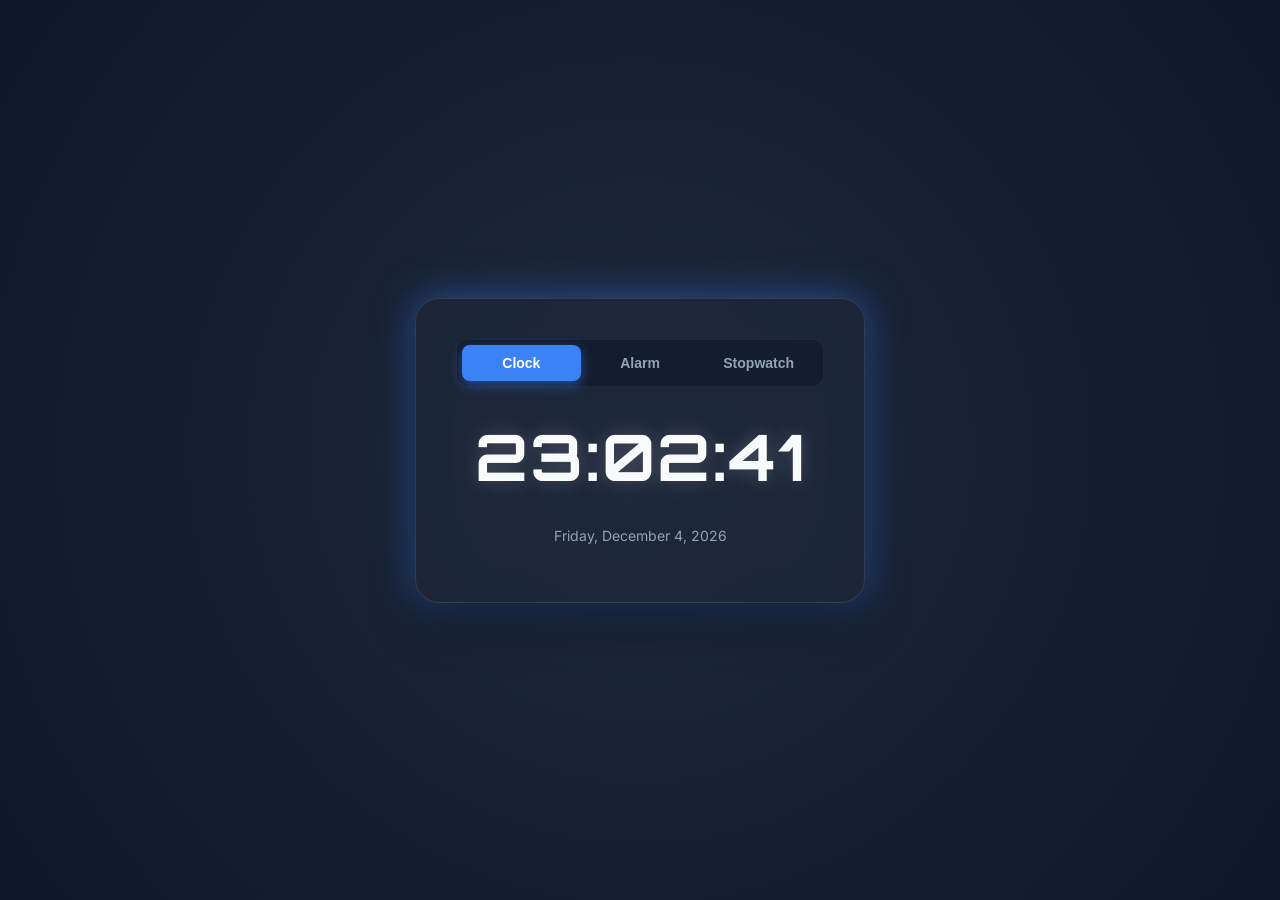
<file: clock.html>
<!DOCTYPE html>
<html lang="en">

<head>
    <meta charset="UTF-8">
    <meta name="viewport" content="width=device-width, initial-scale=1.0">
    <title>Pro Timepiece</title>
    <link href="https://fonts.googleapis.com/css2?family=Inter:wght@400;600&family=Orbitron:wght@500;700&display=swap"
        rel="stylesheet">
    <style>
        :root {
            --bg-dark: #0f172a;
            --bg-card: rgba(30, 41, 59, 0.7);
            --primary: #3b82f6;
            --primary-glow: rgba(59, 130, 246, 0.5);
            --accent: #10b981;
            --danger: #ef4444;
            --text-main: #f8fafc;
            --text-muted: #94a3b8;
        }

        * {
            box-sizing: border-box;
            margin: 0;
            padding: 0;
            user-select: none;
        }

        body {
            background: radial-gradient(circle at center, #1e293b 0%, var(--bg-dark) 100%);
            color: var(--text-main);
            font-family: 'Inter', sans-serif;
            height: 100vh;
            display: flex;
            justify-content: center;
            align-items: center;
            overflow: hidden;
        }

        .container {
            background: var(--bg-card);
            backdrop-filter: blur(16px);
            -webkit-backdrop-filter: blur(16px);
            border: 1px solid rgba(255, 255, 255, 0.1);
            border-radius: 24px;
            padding: 40px;
            width: 450px;
            box-shadow: 0 25px 50px -12px rgba(0, 0, 0, 0.5), 0 0 40px var(--primary-glow);
            transition: all 0.3s ease;
        }

        .tabs {
            display: flex;
            justify-content: space-between;
            background: rgba(15, 23, 42, 0.6);
            border-radius: 12px;
            padding: 5px;
            margin-bottom: 30px;
            border: 1px solid rgba(255, 255, 255, 0.05);
        }

        .tab-btn {
            flex: 1;
            background: transparent;
            border: none;
            color: var(--text-muted);
            padding: 10px 0;
            border-radius: 8px;
            font-size: 14px;
            font-weight: 600;
            cursor: pointer;
            transition: all 0.2s ease;
        }

        .tab-btn:hover {
            color: var(--text-main);
        }

        .tab-btn.active {
            background: var(--primary);
            color: #fff;
            box-shadow: 0 4px 12px var(--primary-glow);
        }

        .display-area {
            font-family: 'Orbitron', sans-serif;
            font-size: 64px;
            text-align: center;
            font-weight: 700;
            letter-spacing: 2px;
            margin: 30px 0;
            text-shadow: 0 0 20px rgba(255, 255, 255, 0.2);
            font-variant-numeric: tabular-nums;
            height: 80px;
            display: flex;
            justify-content: center;
            align-items: center;
        }

        .controls {
            display: flex;
            justify-content: center;
            gap: 15px;
            margin-top: 20px;
        }

        button.action-btn {
            background: rgba(255, 255, 255, 0.05);
            border: 1px solid rgba(255, 255, 255, 0.1);
            color: var(--text-main);
            padding: 12px 24px;
            border-radius: 12px;
            font-size: 16px;
            font-weight: 600;
            cursor: pointer;
            transition: all 0.2s ease;
            font-family: inherit;
        }

        button.action-btn:hover {
            background: rgba(255, 255, 255, 0.1);
            transform: translateY(-2px);
        }

        button.action-btn:active {
            transform: translateY(0);
        }

        button.btn-primary {
            background: var(--primary);
            border-color: var(--primary);
        }

        button.btn-primary:hover {
            background: #2563eb;
        }

        button.btn-success {
            background: var(--accent);
            border-color: var(--accent);
            box-shadow: 0 4px 12px rgba(16, 185, 129, 0.4);
        }

        button.btn-success:hover {
            background: #059669;
        }

        button.btn-danger {
            background: var(--danger);
            border-color: var(--danger);
            box-shadow: 0 4px 12px rgba(239, 68, 68, 0.4);
        }

        button.btn-danger:hover {
            background: #dc2626;
        }

        .section {
            display: none;
            animation: fadeIn 0.4s ease forwards;
        }

        .section.active {
            display: block;
        }

        @keyframes fadeIn {
            from {
                opacity: 0;
                transform: translateY(10px);
            }

            to {
                opacity: 1;
                transform: translateY(0);
            }
        }

        /* Alarm Specific */
        .alarm-inputs {
            display: flex;
            justify-content: center;
            align-items: center;
            gap: 10px;
            margin-bottom: 20px;
            font-family: 'Orbitron', sans-serif;
        }

        .alarm-inputs input {
            background: rgba(0, 0, 0, 0.3);
            border: 1px solid rgba(255, 255, 255, 0.2);
            color: var(--text-main);
            font-size: 24px;
            width: 70px;
            text-align: center;
            padding: 10px;
            border-radius: 8px;
            font-family: 'Orbitron', sans-serif;
            outline: none;
        }

        .alarm-inputs input:focus {
            border-color: var(--primary);
            box-shadow: 0 0 10px var(--primary-glow);
        }

        .alarm-status {
            text-align: center;
            font-size: 14px;
            color: var(--text-muted);
            margin-bottom: 15px;
            min-height: 20px;
        }

        /* Stopwatch Specific */
        .ms {
            font-size: 32px;
            color: var(--text-muted);
        }

        .alarm-ringing {
            animation: pulse-ring 1s infinite;
        }

        @keyframes pulse-ring {
            0% {
                box-shadow: 0 0 0 0 rgba(239, 68, 68, 0.7);
                border-color: var(--danger);
            }

            70% {
                box-shadow: 0 0 0 20px rgba(239, 68, 68, 0);
            }

            100% {
                box-shadow: 0 0 0 0 rgba(239, 68, 68, 0);
                border-color: rgba(255, 255, 255, 0.1);
            }
        }
    </style>
</head>

<body>

    <div class="container" id="app-container">
        <div class="tabs">
            <button class="tab-btn active" data-target="clock-section">Clock</button>
            <button class="tab-btn" data-target="alarm-section">Alarm</button>
            <button class="tab-btn" data-target="stopwatch-section">Stopwatch</button>
        </div>

        <!-- Clock Section -->
        <div class="section active" id="clock-section">
            <div class="display-area" id="clock-display">00:00:00</div>
            <div class="alarm-status" id="current-date">--</div>
        </div>

        <!-- Alarm Section -->
        <div class="section" id="alarm-section">
            <div class="display-area" id="alarm-clock-display">00:00:00</div>

            <div class="alarm-inputs" id="alarm-setter">
                <input type="number" id="alarm-h" min="0" max="23" placeholder="HH" value="00">
                <span>:</span>
                <input type="number" id="alarm-m" min="0" max="59" placeholder="MM" value="00">
            </div>

            <div class="alarm-status" id="alarm-status-text">No alarm set</div>

            <div class="controls">
                <button class="action-btn btn-primary" id="btn-set-alarm">Set Alarm</button>
                <button class="action-btn" id="btn-clear-alarm" style="display:none;">Clear</button>
                <button class="action-btn btn-danger" id="btn-stop-alarm" style="display:none;">Stop Sound</button>
            </div>
        </div>

        <!-- Stopwatch Section -->
        <div class="section" id="stopwatch-section">
            <div class="display-area">
                <span id="sw-mins">00</span>:<span id="sw-secs">00</span>.<span class="ms" id="sw-ms">00</span>
            </div>
            <div class="controls">
                <button class="action-btn btn-success" id="btn-start-sw">Start</button>
                <button class="action-btn btn-danger" id="btn-stop-sw" style="display:none;">Stop</button>
                <button class="action-btn" id="btn-reset-sw">Reset</button>
            </div>
        </div>
    </div>

    <script>
        // Tab Navigation
        const tabBtns = document.querySelectorAll('.tab-btn');
        const sections = document.querySelectorAll('.section');

        tabBtns.forEach(btn => {
            btn.addEventListener('click', () => {
                tabBtns.forEach(b => b.classList.remove('active'));
                sections.forEach(s => s.classList.remove('active'));

                btn.classList.add('active');
                document.getElementById(btn.dataset.target).classList.add('active');
            });
        });

        // Add 0 prefix
        const pad = (num) => String(num).padStart(2, '0');

        // Clock Logic
        const clockDisplay = document.getElementById('clock-display');
        const alarmClockDisplay = document.getElementById('alarm-clock-display');
        const currentDate = document.getElementById('current-date');

        let isAlarmSet = false;
        let alarmTime = ""; // Format HH:MM
        let expectedAlarmTimeSecs = ""; // HH:MM:00 for strict equality just in case
        let isAlarmRinging = false;
        let alarmAudio = new Audio('https://assets.mixkit.co/active_storage/sfx/2869/2869-preview.mp3');
        alarmAudio.loop = true;

        const container = document.getElementById('app-container');

        function updateClock() {
            const now = new Date();
            const h = pad(now.getHours());
            const m = pad(now.getMinutes());
            const s = pad(now.getSeconds());
            const timeStr = `${h}:${m}:${s}`;

            clockDisplay.textContent = timeStr;
            alarmClockDisplay.textContent = timeStr;

            const options = { weekday: 'long', year: 'numeric', month: 'long', day: 'numeric' };
            currentDate.textContent = now.toLocaleDateString(undefined, options);

            // Check Alarm
            if (isAlarmSet && !isAlarmRinging) {
                const currentHm = `${h}:${m}`;
                // Check if current hour and minute matches
                if (currentHm === alarmTime && s === "00") {
                    triggerAlarm();
                }
            }
        }
        setInterval(updateClock, 1000);
        updateClock();

        // Alarm Logic
        const btnSetAlarm = document.getElementById('btn-set-alarm');
        const btnClearAlarm = document.getElementById('btn-clear-alarm');
        const btnStopAlarm = document.getElementById('btn-stop-alarm');
        const inputH = document.getElementById('alarm-h');
        const inputM = document.getElementById('alarm-m');
        const statusText = document.getElementById('alarm-status-text');
        const alarmSetter = document.getElementById('alarm-setter');

        inputH.addEventListener('change', () => { if (inputH.value < 0) inputH.value = 0; if (inputH.value > 23) inputH.value = 23; inputH.value = pad(inputH.value); });
        inputM.addEventListener('change', () => { if (inputM.value < 0) inputM.value = 0; if (inputM.value > 59) inputM.value = 59; inputM.value = pad(inputM.value); });

        btnSetAlarm.addEventListener('click', () => {
            const h = pad(inputH.value || "0");
            const m = pad(inputM.value || "0");
            alarmTime = `${h}:${m}`;
            isAlarmSet = true;
            statusText.textContent = `Alarm set for ${alarmTime}`;
            statusText.style.color = 'var(--accent)';

            btnSetAlarm.style.display = 'none';
            btnClearAlarm.style.display = 'inline-block';
            alarmSetter.style.display = 'none';
        });

        btnClearAlarm.addEventListener('click', () => {
            isAlarmSet = false;
            statusText.textContent = `No alarm set`;
            statusText.style.color = 'var(--text-muted)';

            btnSetAlarm.style.display = 'inline-block';
            btnClearAlarm.style.display = 'none';
            alarmSetter.style.display = 'flex';
        });

        function triggerAlarm() {
            isAlarmRinging = true;
            container.classList.add('alarm-ringing');
            alarmAudio.play().catch(e => console.log("Audio play blocked by browser:", e));

            statusText.textContent = `ALARM RINGING!`;
            statusText.style.color = 'var(--danger)';

            btnClearAlarm.style.display = 'none';
            btnStopAlarm.style.display = 'inline-block';

            // Auto switch to alarm tab
            tabBtns[1].click();
        }

        btnStopAlarm.addEventListener('click', () => {
            isAlarmRinging = false;
            isAlarmSet = false;
            container.classList.remove('alarm-ringing');
            alarmAudio.pause();
            alarmAudio.currentTime = 0;

            statusText.textContent = `No alarm set`;
            statusText.style.color = 'var(--text-muted)';

            btnStopAlarm.style.display = 'none';
            btnSetAlarm.style.display = 'inline-block';
            alarmSetter.style.display = 'flex';
        });

        // Stopwatch Logic
        let swInterval;
        let swStartTime;
        let swElapsedTime = 0;
        let isSwRunning = false;

        const swMins = document.getElementById('sw-mins');
        const swSecs = document.getElementById('sw-secs');
        const swMsDisplay = document.getElementById('sw-ms');

        const btnStartSw = document.getElementById('btn-start-sw');
        const btnStopSw = document.getElementById('btn-stop-sw');
        const btnResetSw = document.getElementById('btn-reset-sw');

        function updateStopwatch() {
            const now = Date.now();
            const diff = swElapsedTime + (isSwRunning ? (now - swStartTime) : 0);

            let m = Math.floor(diff / 60000);
            let s = Math.floor((diff % 60000) / 1000);
            let ms = Math.floor((diff % 1000) / 10);

            swMins.textContent = pad(m);
            swSecs.textContent = pad(s);
            swMsDisplay.textContent = pad(ms);
        }

        btnStartSw.addEventListener('click', () => {
            if (!isSwRunning) {
                isSwRunning = true;
                swStartTime = Date.now();
                swInterval = setInterval(updateStopwatch, 10);

                btnStartSw.style.display = 'none';
                btnStopSw.style.display = 'inline-block';
            }
        });

        btnStopSw.addEventListener('click', () => {
            if (isSwRunning) {
                isSwRunning = false;
                clearInterval(swInterval);
                swElapsedTime += (Date.now() - swStartTime);

                btnStartSw.style.display = 'inline-block';
                btnStopSw.style.display = 'none';
                btnStartSw.textContent = 'Resume';
            }
        });

        btnResetSw.addEventListener('click', () => {
            isSwRunning = false;
            clearInterval(swInterval);
            swElapsedTime = 0;
            updateStopwatch();

            btnStartSw.style.display = 'inline-block';
            btnStartSw.textContent = 'Start';
            btnStopSw.style.display = 'none';
        });

    </script>
</body>

</html>
</file>
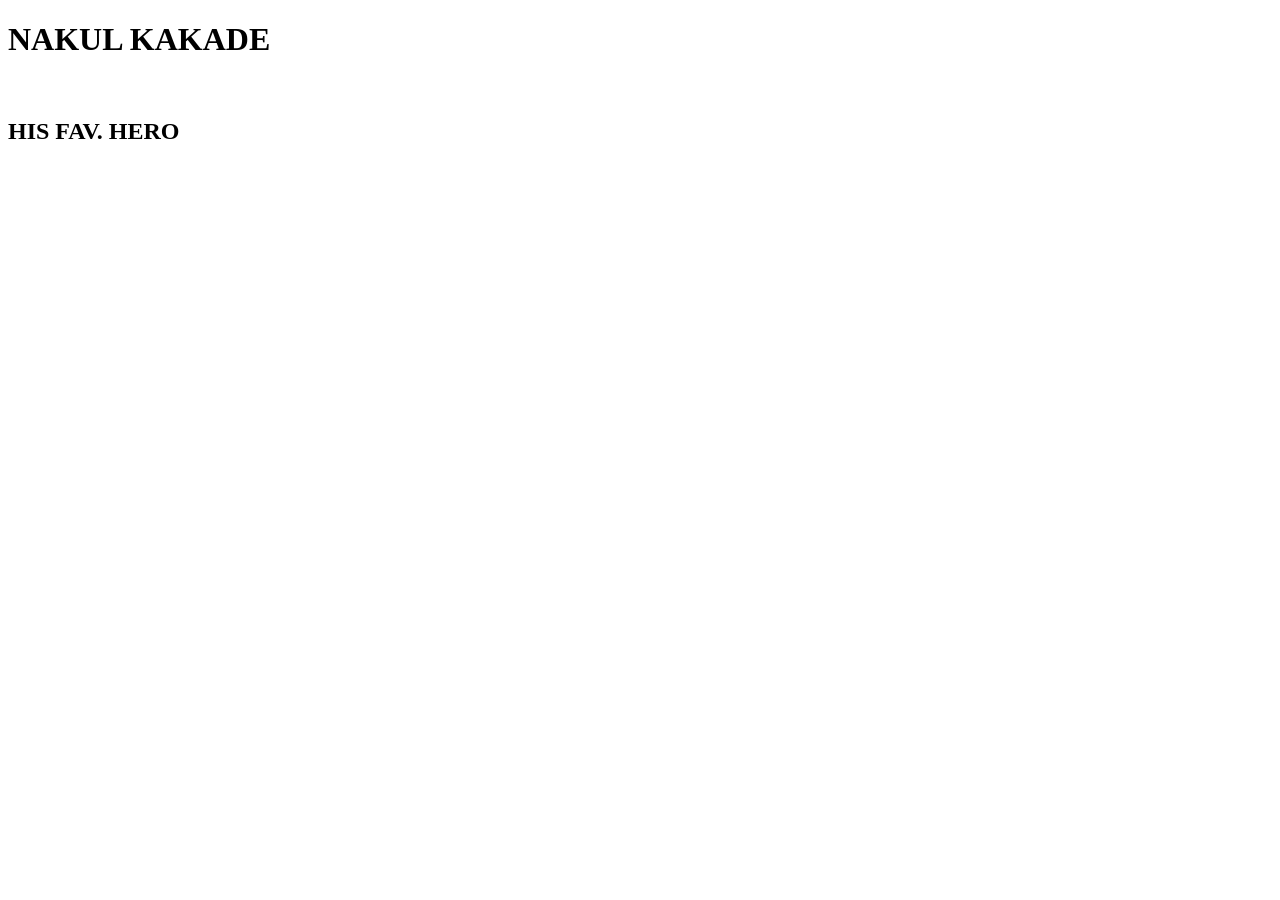
<file: css.html>
<!DOCTYPE html>
<html lang="en">
<head>
    <meta charset="UTF-8">
    <meta name="viewport" content="width=device-width, initial-scale=1.0">
    <title>DOC</title>
</head>
<body>
    <div class="container">
        <h1>NAKUL KAKADE</h1><br>
        <h2>HIS FAV. HERO</h2>
        <br>
    </div>
</body>
</html>
</file>
<file: app.css>
:root{--bg:#0a0e1a;--panel:rgba(15,20,35,0.85);--text:#e8ecf4;--text-m:#6b7a99;--primary:#6c5ce7;--primary-h:#5a4bd1;--primary-g:rgba(108,92,231,0.4);--accent:#00cec9;--danger:#ff6b6b;--danger-h:#e55555;--border:rgba(255,255,255,0.08);--glass:rgba(255,255,255,0.04);--shadow:0 8px 32px rgba(0,0,0,0.3);--font:'Inter',sans-serif;--mono:'Orbitron',monospace;--glow:0 0 20px var(--primary-g)}
[data-theme="light"]{--bg:#f0f2f5;--panel:rgba(255,255,255,0.9);--text:#1a1a2e;--text-m:#666;--primary:#6c5ce7;--primary-h:#5a4bd1;--border:rgba(0,0,0,0.1);--glass:rgba(0,0,0,0.03);--shadow:0 4px 12px rgba(0,0,0,0.1)}
[data-theme="neon"]{--bg:#0b0015;--panel:rgba(20,0,50,0.85);--text:#e0fbfc;--text-m:#9d4edd;--primary:#00f5d4;--primary-h:#00d4b8;--primary-g:rgba(0,245,212,0.4);--accent:#f15bb5;--border:rgba(157,78,221,0.3);--glow:0 0 25px rgba(0,245,212,0.5)}
[data-theme="ocean"]{--bg:#0a192f;--panel:rgba(10,25,47,0.9);--text:#ccd6f6;--text-m:#8892b0;--primary:#64ffda;--primary-h:#4de8c4;--primary-g:rgba(100,255,218,0.3);--accent:#f5a623;--border:rgba(100,255,218,0.1)}
[data-theme="sunset"]{--bg:#1a0a2e;--panel:rgba(30,15,50,0.85);--text:#ffecd2;--text-m:#c9a0dc;--primary:#ff6b6b;--primary-h:#ff5252;--primary-g:rgba(255,107,107,0.4);--accent:#feca57;--border:rgba(255,107,107,0.15)}
*{box-sizing:border-box;margin:0;padding:0}
body{font-family:var(--font);background:var(--bg);color:var(--text);overflow:hidden;transition:background .4s,color .4s}
#particle-canvas{position:fixed;top:0;left:0;width:100%;height:100%;z-index:0;pointer-events:none}
#sky-overlay{position:fixed;top:0;left:0;width:100%;height:100%;z-index:0;pointer-events:none;opacity:0.15;transition:background 60s}
.app-container{display:flex;height:100vh;position:relative;z-index:1}
.sidebar{width:240px;background:var(--panel);backdrop-filter:blur(20px);border-right:1px solid var(--border);display:flex;flex-direction:column;z-index:10;transition:all .3s}
.logo{padding:20px;font-size:1.3rem;font-weight:700;color:var(--primary);display:flex;align-items:center;gap:10px;border-bottom:1px solid var(--border);font-family:var(--mono)}
.logo-icon-wrap{width:36px;height:36px;border-radius:10px;background:linear-gradient(135deg,var(--primary),var(--accent));display:flex;align-items:center;justify-content:center;color:#fff;font-size:1rem;animation:spin 8s linear infinite}
@keyframes spin{from{transform:rotate(0deg)}to{transform:rotate(360deg)}}
.logo-pro{font-size:.6rem;background:var(--primary);color:#fff;padding:2px 6px;border-radius:4px;margin-left:4px;vertical-align:super}
.nav-links{list-style:none;padding:8px 0;flex:1;overflow-y:auto}
.nav-links li{padding:12px 20px;cursor:pointer;display:flex;align-items:center;gap:12px;transition:all .2s;color:var(--text-m);font-size:.9rem;border-left:3px solid transparent;position:relative}
.nav-links li:hover{background:var(--glass);color:var(--text)}
.nav-links li.active{color:var(--primary);border-left-color:var(--primary);background:var(--glass)}
.nav-links li.active::after{content:'';position:absolute;right:0;top:50%;transform:translateY(-50%);width:3px;height:60%;background:var(--primary);border-radius:3px}
.sidebar-footer{padding:16px;border-top:1px solid var(--border)}
.streak-badge{display:flex;align-items:center;gap:8px;padding:10px 14px;background:linear-gradient(135deg,rgba(255,107,107,0.15),rgba(255,165,0,0.15));border-radius:10px;font-size:.85rem;color:#ff6b6b;font-weight:600}
.mobile-nav{display:none;position:fixed;bottom:0;left:0;right:0;background:var(--panel);backdrop-filter:blur(20px);border-top:1px solid var(--border);z-index:20;padding:8px;gap:4px;justify-content:space-around}
.mobile-nav button{background:none;border:none;color:var(--text-m);font-size:1.1rem;padding:8px;border-radius:8px;cursor:pointer;transition:all .2s}
.mobile-nav button.active{color:var(--primary);background:var(--glass)}
.content{flex:1;overflow-y:auto;padding:32px;position:relative}
.tab-pane{display:none;animation:fadeIn .4s ease}
.tab-pane.active{display:block}
@keyframes fadeIn{from{opacity:0;transform:translateY(8px)}to{opacity:1;transform:translateY(0)}}
.shortcut-hint{position:absolute;top:12px;right:20px;font-size:.75rem;color:var(--text-m);opacity:.5}
kbd{background:var(--glass);border:1px solid var(--border);padding:2px 6px;border-radius:4px;font-size:.7rem;font-family:var(--mono)}
h2{margin-bottom:20px;font-weight:600;display:flex;align-items:center;gap:10px;font-size:1.4rem}
.subtitle{color:var(--text-m);margin:-12px 0 20px;font-size:.9rem}
.card{background:var(--panel);border:1px solid var(--border);border-radius:16px;padding:24px;margin-bottom:20px;box-shadow:var(--shadow);transition:transform .2s,box-shadow .2s}
.card.glass{backdrop-filter:blur(16px)}
.card:hover{transform:translateY(-2px);box-shadow:0 12px 40px rgba(0,0,0,0.4)}
.grid-container{display:grid;grid-template-columns:repeat(auto-fill,minmax(260px,1fr));gap:16px}
.grid-2-col{display:grid;grid-template-columns:1fr 1fr;gap:20px}
.btn{padding:10px 20px;border:none;border-radius:10px;font-size:.9rem;font-weight:600;cursor:pointer;transition:all .2s;font-family:var(--font);display:inline-flex;align-items:center;gap:6px}
.btn.primary{background:linear-gradient(135deg,var(--primary),var(--primary-h));color:#fff}
.btn.primary:hover{filter:brightness(1.1);transform:translateY(-1px)}
.glow-btn{box-shadow:var(--glow)}
.glow-btn:hover{box-shadow:0 0 30px var(--primary-g)}
.btn.secondary{background:var(--glass);color:var(--text);border:1px solid var(--border)}
.btn.secondary:hover{background:var(--border)}
.btn.danger{background:linear-gradient(135deg,var(--danger),var(--danger-h));color:#fff}
.btn.text-btn{background:none;color:var(--primary);padding:8px}
input,select{padding:10px 14px;background:var(--glass);border:1px solid var(--border);color:var(--text);border-radius:10px;font-family:var(--font);font-size:.9rem;outline:none;transition:border .2s}
input:focus,select:focus{border-color:var(--primary);box-shadow:0 0 10px var(--primary-g)}
.form-row{display:flex;gap:10px;margin-bottom:12px;flex-wrap:wrap}
.form-row input,.form-row select{flex:1;min-width:120px}
.checkbox-label{display:flex;align-items:center;gap:6px;font-size:.85rem;color:var(--text-m);cursor:pointer}
.flex-form{display:flex;gap:10px;margin-bottom:16px}
.flex-form input{flex:1}
.controls{display:flex;gap:12px;justify-content:center;margin-top:20px}
.hidden{display:none!important}
.text-center{text-align:center}
.mt-top{margin-top:20px}
.mono-glow{text-shadow:var(--glow)}
/* Clock Widget */
.clock-widget{display:flex;flex-direction:column;align-items:center;justify-content:center;height:100%;gap:30px}
.clock-ring{position:relative;width:340px;height:340px}
.clock-svg{width:100%;height:100%;transform:rotate(-90deg)}
.ring-track{fill:none;stroke:var(--border);stroke-width:2}
.ring-sec{fill:none;stroke:var(--primary);stroke-width:3;stroke-linecap:round;stroke-dasharray:565.5;stroke-dashoffset:565.5;transition:stroke-dashoffset 1s linear;filter:drop-shadow(0 0 6px var(--primary-g))}
.ring-min{fill:none;stroke:var(--accent);stroke-width:2;stroke-linecap:round;stroke-dasharray:502.6;stroke-dashoffset:502.6;opacity:.6}
.ring-hr{fill:none;stroke:var(--danger);stroke-width:2;stroke-linecap:round;stroke-dasharray:439.8;stroke-dashoffset:439.8;opacity:.4}
.clock-center{position:absolute;top:50%;left:50%;transform:translate(-50%,-50%);text-align:center}
.time-wrapper{display:flex;align-items:baseline;gap:8px;justify-content:center}
#main-time{font-family:var(--mono);font-size:3.2rem;font-weight:700;color:var(--primary);letter-spacing:2px;text-shadow:var(--glow)}
#main-ampm{font-size:1.2rem;color:var(--text-m);font-weight:600}
.date-wrapper{font-size:.95rem;color:var(--text-m);margin-top:4px}
.greeting{font-size:.85rem;color:var(--accent);margin-top:4px;font-weight:500}
.clock-extras{display:flex;gap:20px}
.mini-stat{display:flex;align-items:center;gap:6px;padding:8px 16px;background:var(--glass);border:1px solid var(--border);border-radius:10px;font-size:.8rem;color:var(--text-m)}
.mini-stat span{color:var(--primary);font-weight:600;font-family:var(--mono)}
/* Large Display */
.large-display{font-family:var(--mono);font-size:3.5rem;font-weight:700;text-align:center;color:var(--primary);letter-spacing:2px}
/* Timer Ring */
.timer-ring-wrap,.pomo-ring-wrap{position:relative;width:260px;height:260px;margin:0 auto}
.timer-svg,.pomo-svg{width:100%;height:100%;transform:rotate(-90deg)}
.ring-timer,.ring-pomo{fill:none;stroke:var(--primary);stroke-width:4;stroke-linecap:round;stroke-dasharray:565.5;stroke-dashoffset:0;transition:stroke-dashoffset 1s linear;filter:drop-shadow(0 0 8px var(--primary-g))}
.timer-center,.pomo-center{position:absolute;top:50%;left:50%;transform:translate(-50%,-50%);text-align:center}
.timer-inputs{display:flex;align-items:center;gap:8px;font-family:var(--mono);font-size:1.2rem}
.timer-inputs input{width:60px;text-align:center;font-family:var(--mono);font-size:1.4rem}
.timer-presets{display:flex;gap:8px;justify-content:center;margin-top:16px;flex-wrap:wrap}
.preset-btn{padding:6px 14px!important;font-size:.8rem!important}
/* Stopwatch */
.laps-wrapper{max-height:200px;overflow-y:auto;margin-top:16px}
.laps-list{list-style:none}
.laps-list li{padding:8px 12px;border-bottom:1px solid var(--border);font-family:var(--mono);font-size:.9rem;display:flex;justify-content:space-between;color:var(--text-m)}
.laps-list li .lap-num{color:var(--primary);font-weight:600}
/* Alarm */
.alarm-item{display:flex;justify-content:space-between;align-items:center;padding:16px;background:var(--glass);border-radius:12px;border:1px solid var(--border);margin-bottom:10px;transition:all .2s}
.alarm-item:hover{border-color:var(--primary)}
.alarm-item h3{font-family:var(--mono);font-size:1.4rem;color:var(--primary)}
.alarm-item small{color:var(--text-m);display:block;margin-top:4px}
.alarm-actions{display:flex;gap:10px;align-items:center}
.switch{position:relative;width:44px;height:24px;display:inline-block}
.switch input{opacity:0;width:0;height:0}
.switch-slider{position:absolute;top:0;left:0;right:0;bottom:0;background:var(--border);border-radius:24px;cursor:pointer;transition:.3s}
.switch-slider::before{content:'';position:absolute;width:18px;height:18px;border-radius:50%;background:#fff;left:3px;top:3px;transition:.3s}
.switch input:checked+.switch-slider{background:var(--primary)}
.switch input:checked+.switch-slider::before{transform:translateX(20px)}
/* World Clock */
.add-city{display:flex;gap:12px;align-items:center}
.add-city select{flex:1}
.wc-card{text-align:center;position:relative;overflow:hidden}
.wc-card .wc-time{font-family:var(--mono);font-size:1.8rem;color:var(--primary);margin:8px 0;text-shadow:var(--glow)}
.wc-card .wc-city{font-size:1rem;font-weight:600}
.wc-card .wc-date{font-size:.75rem;color:var(--text-m)}
.wc-card .wc-offset{font-size:.7rem;color:var(--accent);margin-top:4px}
.wc-card .wc-daynight{position:absolute;top:10px;right:12px;font-size:1.2rem}
/* Calendar */
.cal-header{display:flex;justify-content:space-between;align-items:center;margin-bottom:12px}
.cal-grid{display:grid;grid-template-columns:repeat(7,1fr);gap:4px;text-align:center}
.cal-day{padding:8px;border-radius:8px;cursor:pointer;transition:all .2s;font-size:.85rem}
.cal-day:hover{background:var(--glass)}
.cal-day.active{background:var(--primary);color:#fff;font-weight:700}
.cal-day.today{border:1px solid var(--primary)}
.cal-day.header{font-weight:700;color:var(--text-m);cursor:default;font-size:.7rem}
.cal-day.has-tasks::after{content:'';display:block;width:4px;height:4px;background:var(--accent);border-radius:50%;margin:2px auto 0}
.task-list{list-style:none}
.task-item{display:flex;align-items:center;gap:10px;padding:10px;border-bottom:1px solid var(--border)}
.task-item input[type="checkbox"]{width:18px;height:18px;accent-color:var(--primary)}
/* Pomodoro */
.pomo-mode{font-size:1rem;font-weight:600;margin-bottom:8px;text-transform:uppercase;letter-spacing:2px}
.pomo-session-dots{display:flex;gap:8px;justify-content:center;margin-top:16px}
.pomo-dot{width:10px;height:10px;border-radius:50%;background:var(--border)}
.pomo-dot.done{background:var(--primary);box-shadow:0 0 8px var(--primary-g)}
.pomo-dot.current{background:var(--accent);animation:pulse-dot 1.5s infinite}
@keyframes pulse-dot{0%,100%{transform:scale(1)}50%{transform:scale(1.3)}}
.pomo-settings{display:flex;gap:16px;justify-content:center;flex-wrap:wrap}
.pomo-settings label{font-size:.8rem;color:var(--text-m);display:flex;align-items:center;gap:6px}
.pomo-settings input{width:50px}
/* Ambient */
.ambient-grid{display:grid;grid-template-columns:repeat(auto-fill,minmax(140px,1fr));gap:12px;margin-bottom:20px}
.ambient-card{background:var(--glass);border:1px solid var(--border);border-radius:14px;padding:20px 12px;text-align:center;cursor:pointer;transition:all .3s;position:relative;overflow:hidden}
.ambient-card:hover{border-color:var(--primary);transform:translateY(-2px)}
.ambient-card.active{border-color:var(--primary);background:rgba(108,92,231,0.1);box-shadow:var(--glow)}
.ambient-card .ambient-icon{font-size:2rem;margin-bottom:8px;display:block}
.ambient-card .ambient-name{font-size:.8rem;font-weight:600;margin-bottom:8px}
.ambient-card .ambient-slider{width:80%;margin:0 auto}
.slider{-webkit-appearance:none;width:100%;height:4px;border-radius:4px;background:var(--border);outline:none}
.slider::-webkit-slider-thumb{-webkit-appearance:none;width:14px;height:14px;border-radius:50%;background:var(--primary);cursor:pointer;box-shadow:0 0 8px var(--primary-g)}
.ambient-master{text-align:center;padding:16px;background:var(--glass);border-radius:12px;border:1px solid var(--border)}
.ambient-master label{display:block;margin-bottom:10px;color:var(--text-m);font-size:.85rem}
.ambient-master .slider{max-width:300px}
/* Analytics */
.analytics-grid{display:grid;grid-template-columns:repeat(auto-fill,minmax(180px,1fr));gap:16px;margin-bottom:20px}
.stat-card{text-align:center;padding:20px;position:relative;overflow:hidden}
.stat-card::before{content:'';position:absolute;top:0;left:0;right:0;height:3px;background:linear-gradient(90deg,var(--primary),var(--accent))}
.stat-icon{font-size:1.8rem;color:var(--primary);margin-bottom:8px}
.stat-value{font-family:var(--mono);font-size:2.2rem;font-weight:700;color:var(--text)}
.stat-label{font-size:.8rem;color:var(--text-m);margin-top:4px}
.heatmap{display:grid;grid-template-columns:repeat(7,1fr);gap:4px;margin-top:12px}
.heatmap-cell{aspect-ratio:1;border-radius:4px;background:var(--glass);border:1px solid var(--border);position:relative}
.heatmap-cell.l1{background:rgba(108,92,231,0.2)}
.heatmap-cell.l2{background:rgba(108,92,231,0.4)}
.heatmap-cell.l3{background:rgba(108,92,231,0.6)}
.heatmap-cell.l4{background:rgba(108,92,231,0.8)}
.heatmap-label{font-size:.65rem;color:var(--text-m);text-align:center;padding:4px}
.bar-chart{display:flex;align-items:flex-end;gap:12px;height:150px;margin-top:12px;padding:12px 0}
.bar-col{flex:1;display:flex;flex-direction:column;align-items:center;gap:4px}
.bar{width:100%;background:linear-gradient(to top,var(--primary),var(--accent));border-radius:6px 6px 0 0;min-height:4px;transition:height .5s}
.bar-label{font-size:.65rem;color:var(--text-m)}
.bar-val{font-size:.7rem;color:var(--primary);font-weight:600;font-family:var(--mono)}
/* Settings */
.setting-item{display:flex;justify-content:space-between;align-items:center;padding:12px 0;border-bottom:1px solid var(--border)}
.setting-item:last-child{border:none}
.setting-item label:first-child{font-weight:500}
.setting-item select,.setting-item .btn{min-width:140px}
.stats-list{list-style:none}
.stats-list li{padding:12px 0;border-bottom:1px solid var(--border);display:flex;justify-content:space-between}
.stats-list li span{color:var(--primary);font-weight:700;font-family:var(--mono)}
/* Modal */
.modal{position:fixed;top:0;left:0;right:0;bottom:0;background:rgba(0,0,0,0.7);backdrop-filter:blur(8px);display:flex;align-items:center;justify-content:center;z-index:100;animation:fadeIn .3s}
.modal-content{min-width:380px;max-width:90vw;text-align:center}
.alarm-modal-icon{font-size:3rem;animation:bounce 1s infinite}
@keyframes bounce{0%,100%{transform:translateY(0)}50%{transform:translateY(-10px)}}
.alarm-modal-label{color:var(--text-m);margin-top:8px;font-size:1rem}
.math-display{font-family:var(--mono);font-size:2rem;color:var(--accent);margin:12px 0}
.modal-actions{display:flex;gap:12px;justify-content:center}
.shortcut-list{margin-top:16px}
.shortcut-row{display:flex;justify-content:space-between;padding:8px 0;border-bottom:1px solid var(--border);font-size:.85rem}
.shortcut-row span{color:var(--text-m)}
/* Sunrise Overlay */
.sunrise-overlay{position:fixed;top:0;left:0;right:0;bottom:0;z-index:99;pointer-events:none;background:radial-gradient(ellipse at bottom,rgba(255,200,100,0.3),transparent);transition:opacity 3s}
/* Weather */
.weather-big{display:flex;align-items:center;gap:24px;flex-wrap:wrap}
.weather-icon-big{font-size:4rem;color:var(--primary)}
.weather-temp-big{font-size:3.5rem;font-weight:700;font-family:var(--mono)}
.weather-details{display:grid;grid-template-columns:1fr 1fr;gap:12px;margin-top:16px}
.weather-detail{display:flex;align-items:center;gap:8px;font-size:.85rem;color:var(--text-m)}
.weather-detail i{color:var(--primary);width:20px;text-align:center}
.weather-detail span{color:var(--text);font-weight:500}
/* XP Bar */
.xp-bar-wrap{padding:12px 14px;background:var(--glass);border-radius:10px;margin-bottom:10px;border:1px solid var(--border)}
.xp-level{font-size:.85rem;font-weight:700;color:var(--accent);margin-bottom:6px;display:flex;align-items:center;gap:6px}
.xp-track{height:6px;background:var(--border);border-radius:6px;overflow:hidden}
.xp-fill{height:100%;background:linear-gradient(90deg,var(--primary),var(--accent));border-radius:6px;transition:width .6s ease}
.xp-text{font-size:.7rem;color:var(--text-m);margin-top:4px;text-align:right;font-family:var(--mono)}
/* Quote Banner */
.quote-banner{display:flex;align-items:center;gap:12px;padding:14px 20px;background:var(--glass);border:1px solid var(--border);border-radius:12px;margin-bottom:20px;max-width:600px;animation:fadeIn .6s ease}
.quote-icon{color:var(--accent);font-size:1.2rem;flex-shrink:0}
#quote-text{font-style:italic;font-size:.9rem;color:var(--text);line-height:1.4}
#quote-author{font-size:.75rem;color:var(--text-m);white-space:nowrap;margin-left:auto}
/* Breathing Exercise */
.breath-mode-select{display:flex;gap:8px;justify-content:center;margin-bottom:20px;flex-wrap:wrap}
.breath-mode.active{background:var(--primary);color:#fff;border-color:var(--primary)}
.breath-ring-wrap{position:relative;width:260px;height:260px;margin:0 auto}
.breath-svg{width:100%;height:100%;transform:rotate(-90deg)}
.ring-breath{fill:none;stroke:var(--accent);stroke-width:4;stroke-linecap:round;stroke-dasharray:565.5;stroke-dashoffset:565.5;transition:stroke-dashoffset 1s linear;filter:drop-shadow(0 0 10px rgba(0,206,201,0.5))}
.breath-center{position:absolute;top:50%;left:50%;transform:translate(-50%,-50%);text-align:center}
.breath-circle{width:80px;height:80px;border-radius:50%;background:radial-gradient(circle,var(--accent),transparent);margin:0 auto 12px;transition:transform 4s ease-in-out,opacity 4s ease-in-out;opacity:0.4;transform:scale(0.5)}
.breath-circle.inhale{transform:scale(1.3);opacity:1}
.breath-circle.hold{transform:scale(1.3);opacity:0.8}
.breath-circle.exhale{transform:scale(0.5);opacity:0.4}
.breath-instruction{font-size:1.2rem;font-weight:600;color:var(--primary);text-transform:uppercase;letter-spacing:2px}
.breath-count{font-family:var(--mono);font-size:2rem;color:var(--accent);margin-top:4px}
.breath-info{color:var(--text-m);font-size:.85rem;margin-top:16px}
.breath-stats{display:flex;gap:24px;justify-content:center;color:var(--text-m);font-size:.85rem}
.breath-stats i{color:var(--accent)}
.breath-stats strong{color:var(--primary);font-family:var(--mono)}
/* Time Capsule */
.capsule-form textarea{width:100%;padding:14px;background:var(--glass);border:1px solid var(--border);color:var(--text);border-radius:10px;font-family:var(--font);font-size:.9rem;resize:vertical;outline:none;margin-bottom:12px;transition:border .2s}
.capsule-form textarea:focus{border-color:var(--primary);box-shadow:0 0 10px var(--primary-g)}
.capsule-item{background:var(--glass);border:1px solid var(--border);border-radius:14px;padding:18px;margin-bottom:12px;position:relative;overflow:hidden;transition:all .3s}
.capsule-item.locked{opacity:0.7}
.capsule-item.locked .capsule-msg{filter:blur(6px);user-select:none;pointer-events:none}
.capsule-item.unlocked{border-color:var(--accent);animation:capsuleGlow 2s ease-in-out infinite alternate}
@keyframes capsuleGlow{0%{box-shadow:0 0 5px rgba(0,206,201,0.2)}100%{box-shadow:0 0 20px rgba(0,206,201,0.4)}}
.capsule-header{display:flex;justify-content:space-between;align-items:center;margin-bottom:8px;font-size:.8rem;color:var(--text-m)}
.capsule-status{display:flex;align-items:center;gap:6px;font-weight:600}
.capsule-status.locked{color:var(--danger)}
.capsule-status.unlocked{color:var(--accent)}
.capsule-msg{font-size:.95rem;line-height:1.5;margin-top:8px}
.capsule-delete{position:absolute;top:10px;right:10px;background:none;border:none;color:var(--text-m);cursor:pointer;font-size:.9rem;padding:4px;transition:color .2s}
.capsule-delete:hover{color:var(--danger)}
/* Zen Mode */
.zen-fab{position:fixed;bottom:30px;right:30px;width:56px;height:56px;border-radius:50%;background:linear-gradient(135deg,var(--primary),var(--accent));border:none;color:#fff;font-size:1.4rem;cursor:pointer;box-shadow:0 4px 20px var(--primary-g);z-index:15;transition:all .3s;display:flex;align-items:center;justify-content:center}
.zen-fab:hover{transform:scale(1.1);box-shadow:0 6px 30px var(--primary-g)}
.zen-overlay{position:fixed;top:0;left:0;right:0;bottom:0;background:#000;z-index:200;display:flex;align-items:center;justify-content:center;animation:fadeIn .8s ease}
.zen-content{position:relative;z-index:2;text-align:center}
.zen-time{font-family:var(--mono);font-size:6rem;font-weight:700;color:#fff;text-shadow:0 0 40px rgba(108,92,231,0.6);letter-spacing:4px}
.zen-date{font-size:1.2rem;color:rgba(255,255,255,0.5);margin-top:8px}
.zen-quote{font-style:italic;color:rgba(255,255,255,0.4);max-width:400px;margin:30px auto;font-size:.95rem;line-height:1.5}
.zen-breath-hint{color:rgba(255,255,255,0.25);font-size:.85rem;margin-top:20px;animation:zenBreath 8s ease-in-out infinite}
@keyframes zenBreath{0%,100%{opacity:0.25;transform:scale(1)}50%{opacity:0.6;transform:scale(1.05)}}
.zen-exit{margin-top:40px;opacity:0.6;transition:opacity .3s}
.zen-exit:hover{opacity:1}
#zen-canvas{position:absolute;top:0;left:0;width:100%;height:100%;z-index:1}
/* XP Toast */
.xp-toast{position:fixed;top:20px;right:20px;padding:12px 20px;background:linear-gradient(135deg,var(--primary),var(--accent));color:#fff;border-radius:12px;font-weight:700;font-size:.95rem;z-index:300;display:flex;align-items:center;gap:8px;box-shadow:0 8px 30px var(--primary-g);animation:toastIn .4s ease}
@keyframes toastIn{from{transform:translateX(100px);opacity:0}to{transform:translateX(0);opacity:1}}
/* Scrollbar */
::-webkit-scrollbar{width:6px}
::-webkit-scrollbar-track{background:transparent}
::-webkit-scrollbar-thumb{background:var(--border);border-radius:3px}
::-webkit-scrollbar-thumb:hover{background:var(--text-m)}
/* Responsive */
@media(max-width:768px){
.sidebar{display:none}
.mobile-nav{display:flex}
.content{padding:16px 12px 80px}
.grid-2-col{grid-template-columns:1fr}
.clock-ring{width:260px;height:260px}
#main-time{font-size:2.2rem}
.large-display{font-size:2.5rem}
.analytics-grid{grid-template-columns:1fr 1fr}
.ambient-grid{grid-template-columns:repeat(auto-fill,minmax(100px,1fr))}
.zen-time{font-size:3rem}
.quote-banner{flex-direction:column;text-align:center;gap:6px}
.zen-fab{bottom:80px;right:16px;width:48px;height:48px;font-size:1.1rem}
}
</file>
